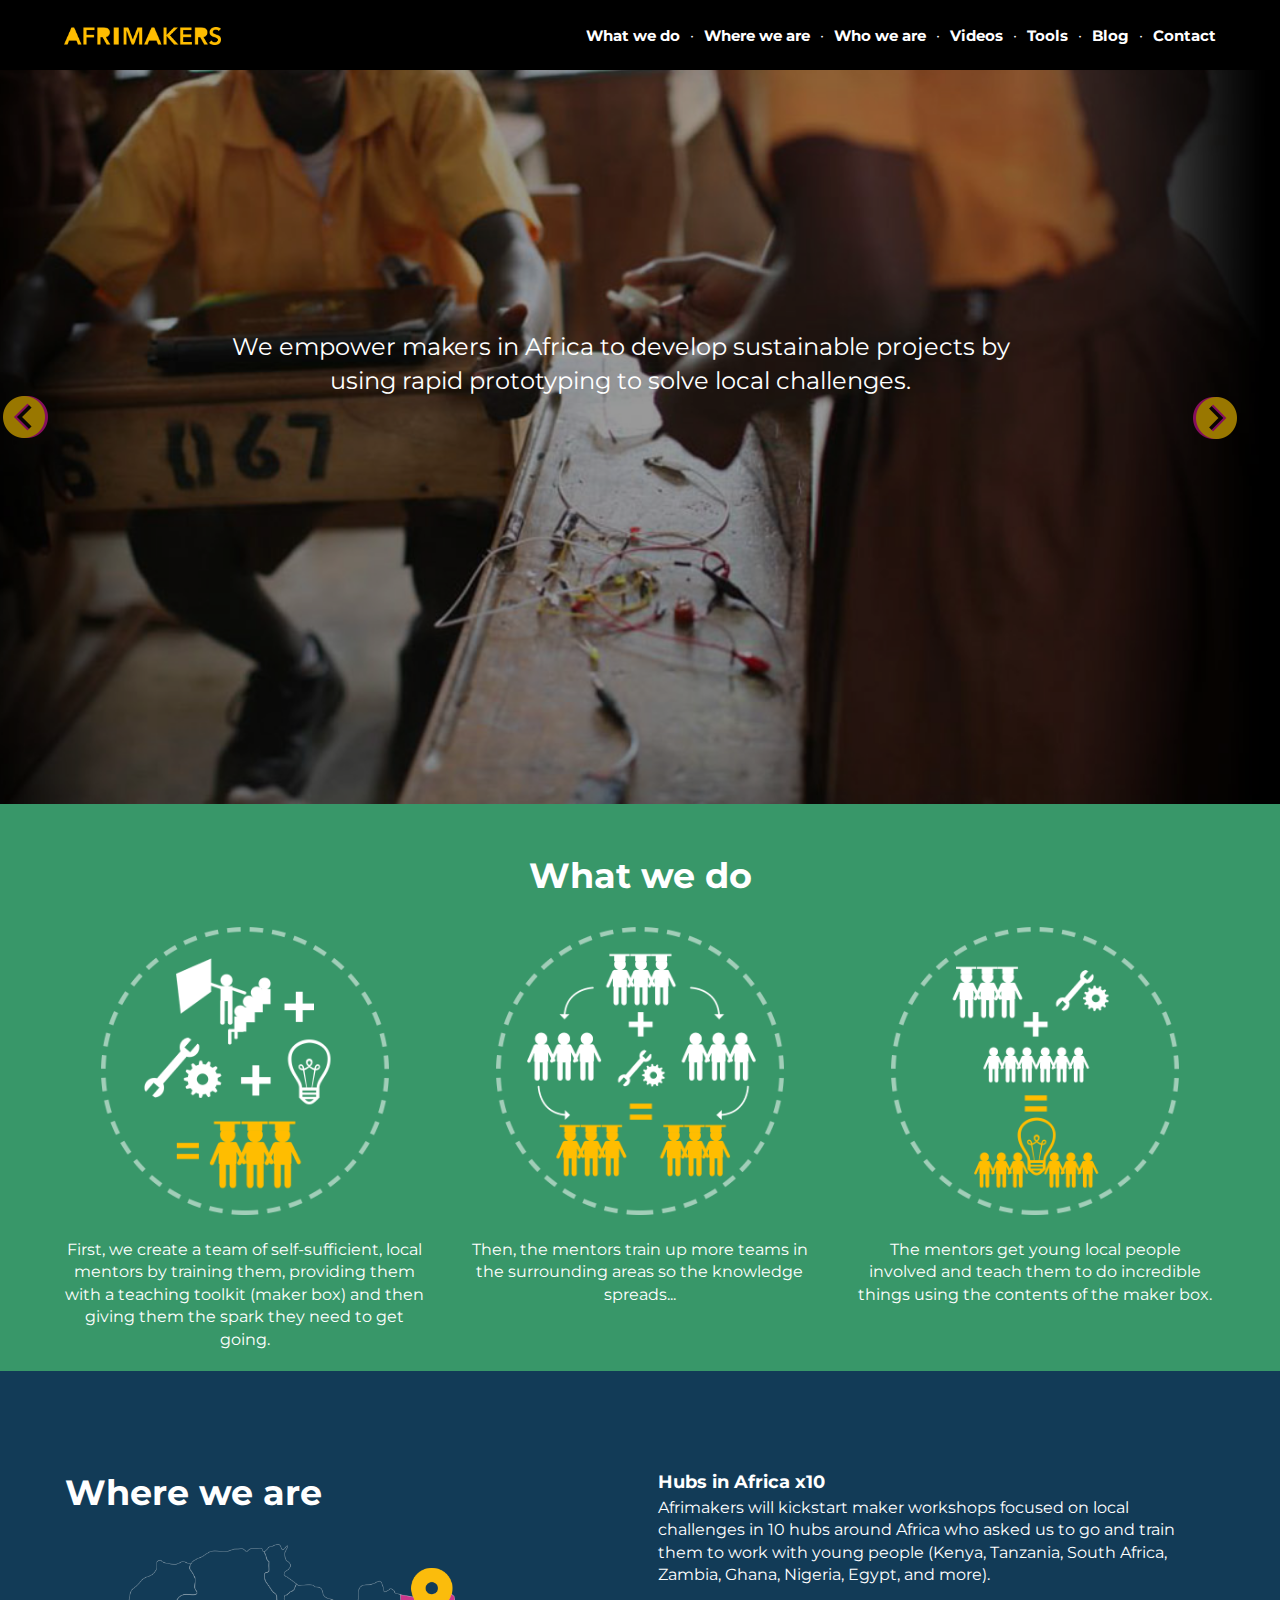
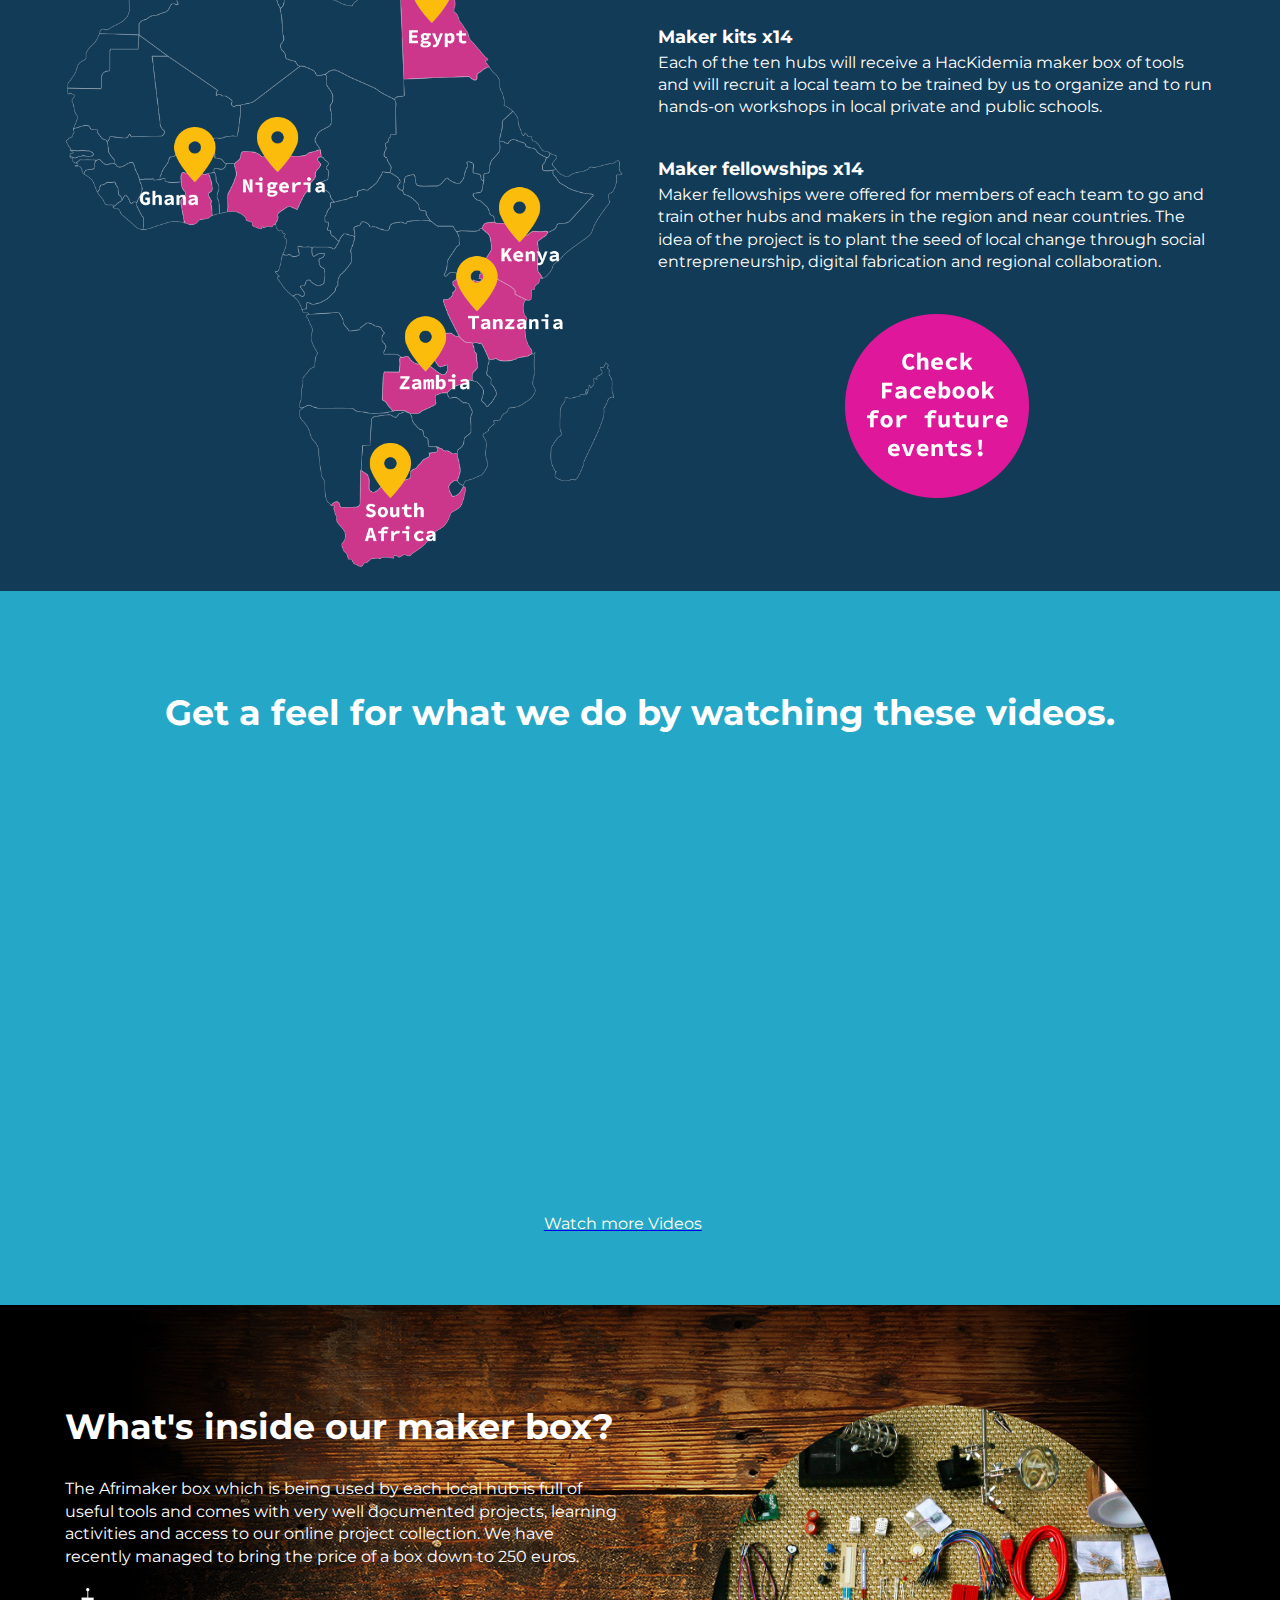
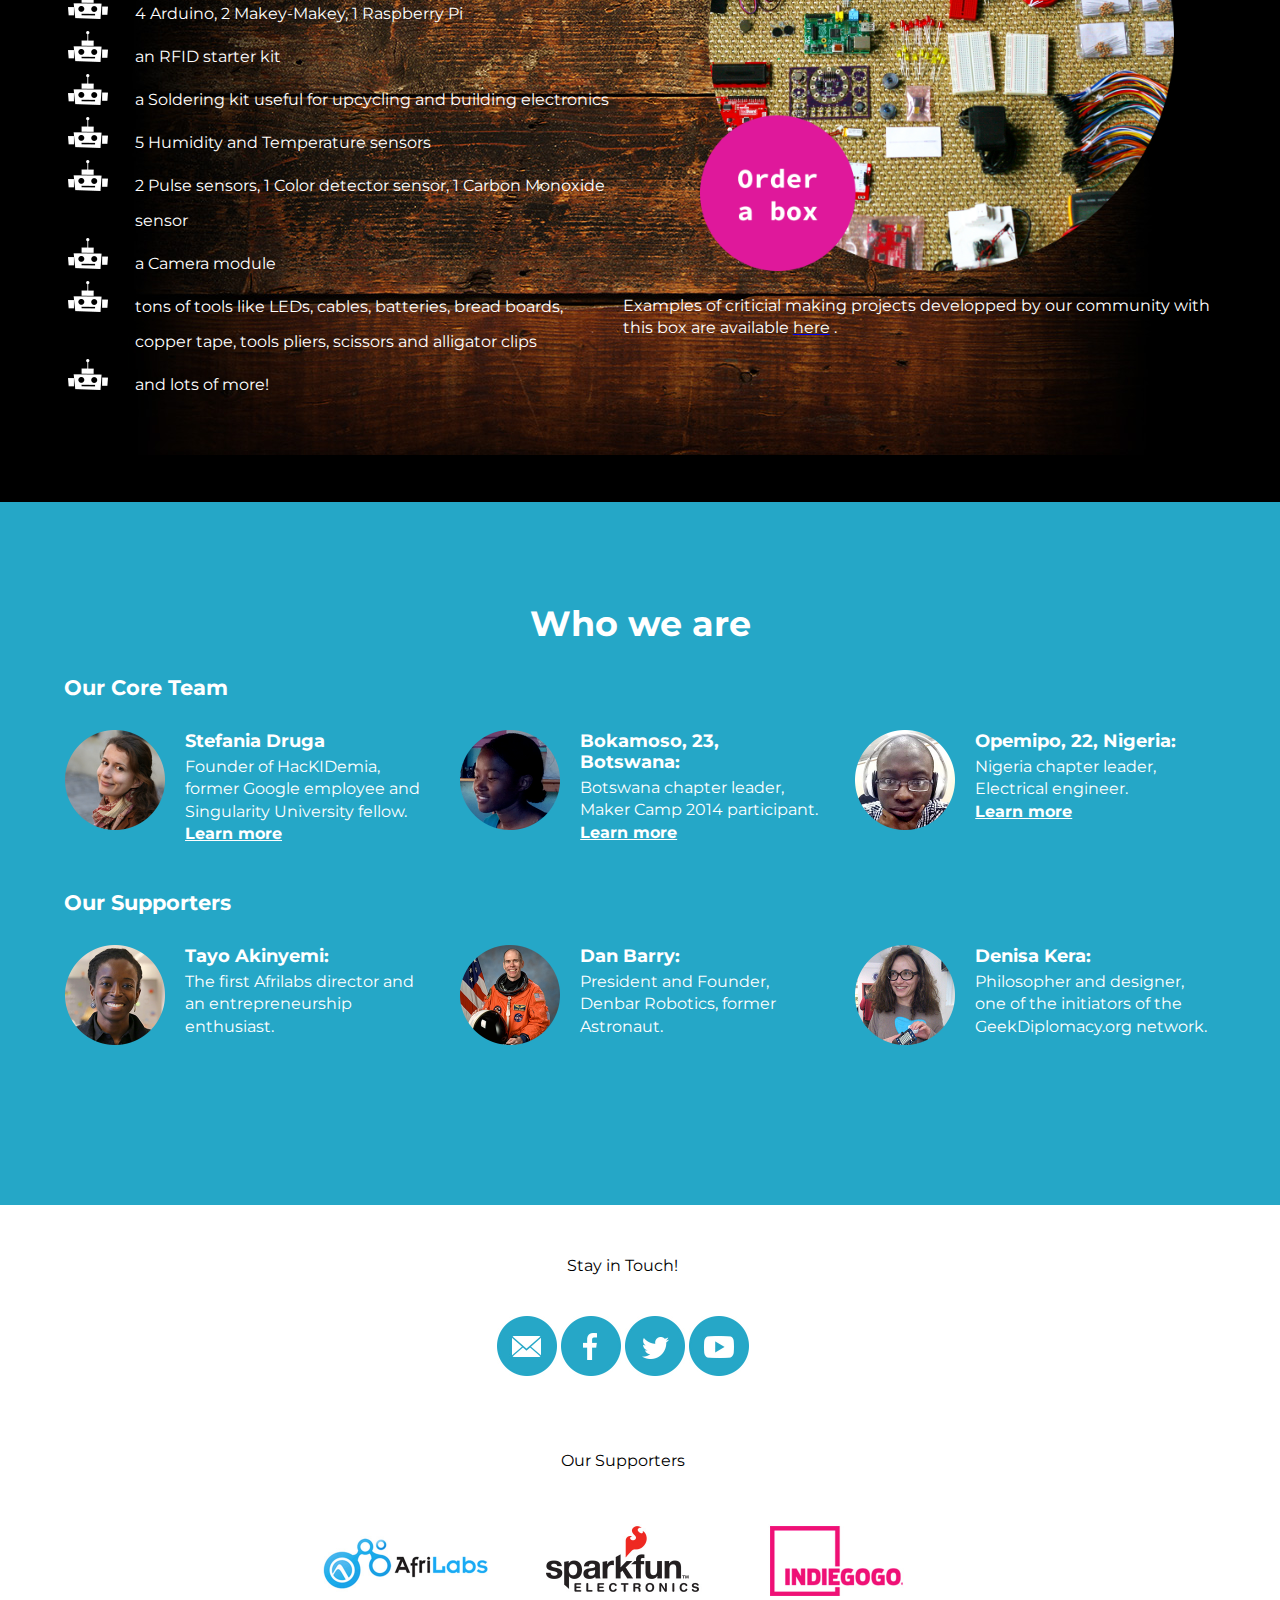
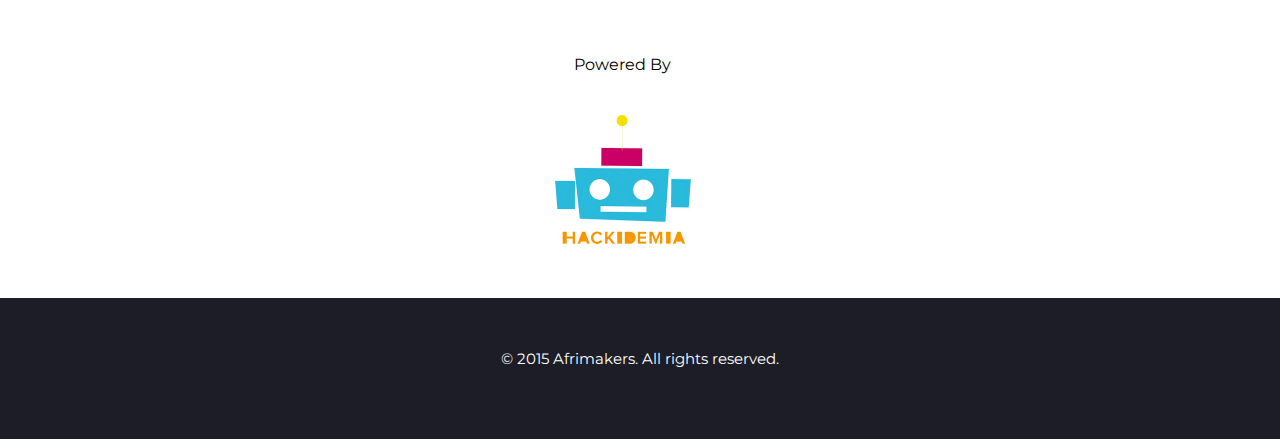
<file: index.html>
<!DOCTYPE html>
<html>
<head>
    <meta charset="utf-8" />
    <title>Afrimakers</title>

    <!-- META -->
    <meta http-equiv="X-UA-Compatible" content="IE=EDGE" />
    <meta name="description" content="Afrimakers">
    <meta name="keywords" content="Afrimakers, HacKIDemia, sustainability, Africa, Makers, Tech, non-profit">
    <meta name="author" content="Afrimakers">
    <meta name="viewport" content="width=device-width, initial-scale=1, maximum-scale=1">
    <meta name="expires" content="01 Feb 2015">
    <link rel="canonical" href="https://afrimakers.org" />
    <link rel="icon" type="image/x-icon" href="img/favicon.ico" />

    <!-- FONTS -->
    <link href='https://fonts.googleapis.com/css?family=Montserrat:400,700' rel='stylesheet' type='text/css'>

    <!-- CSS -->
    <link rel="stylesheet" type="text/css" href="css/reset.css">
    <link rel="stylesheet" type="text/css" href="source/jquery.fancybox.css?v=2.1.5" media="screen" />
    <link rel="stylesheet" type="text/css" href="css/styles.css">
    <link rel="stylesheet" href="sss/sss.css" type="text/css" media="all">


    <!--[if lt IE 8]>
    <link rel="stylesheet" type="text/css" href="css/ie7.css">
    <![endif]-->

</head>

<body>
    <span id="top"></span>

    <!-- NAV -->
    <div id="nav" class="full">
        <div class="pad">
            <div class="center_col">
                <a href="#top" class="link_home"><img src="img/nav-logo@2x.png" alt="Afrimakers" title="Afrimakers" id="afrimakers" /></a>
                <ul id="full_nav">
                    <li><a href="#what">What we do</a></li><li class="sep">&#183;</li>
                    <li><a href="#where" class="link_where">Where we are</a></li><li class="sep">&#183;</li>
                    <li><a href="#who" class="link_who">Who we are</a></li><li class="sep">&#183;</li>
                    <li><a href="#videos" class="link_videos">Videos</a></li><li class="sep">&#183;</li>
                    <li><a href="#box" class="link_box">Tools</a></li><li class="sep">&#183;</li>
                    <li><a href="https://medium.com/afrimakers-dream-big" class="link_contact" target="_blank">Blog</a></li><li class="sep">&#183;</li>
                    <li><a href="#contact" class="link_contact">Contact</a></li>
                </ul>
                <p id="mobile_nav_toggle">MENU</p>
            </div>
        </div>
    </div>



    <!-- HEADER -->
    <!-- <div id="header" class="full">
        <div class="pad">
            <div class="center_col">
                <div class="row row_1">
                    <div class="col" id="fg">
                        <div id="topbox">
                           <p>We empower makers in Africa to develop sustainable projects and use making to solve local challenges and create an exchange of best practices between locals.</p>
                        </div>
                    </div>
                </div>
            </div>
        </div>
    </div> -->


    <!-- carouselbox / CAROUSEL -->
    <div id="carouselbox" class="full">
        <div class="center_col">
            <div class="row row_1">
                <div id="topbox">
                    <p>We empower makers in Africa to develop sustainable projects by using rapid prototyping to solve local challenges.</p>
                </div>

                <div class="slider">
                    <img alt="" src="img/caro1.jpg" />
                    <img alt="" src="img/caro2.jpg" />
                    <img alt="" src="img/caro3.jpg" />
                    <img alt="" src="img/caro4.jpg" />
                    <img alt="" src="img/caro5.jpg" />
                    <img alt="" src="img/caro6.jpg" />
                    <img alt="" src="img/caro7.jpg" />
                    <img alt="" src="img/caro8.jpg" />
                    <img alt="" src="img/caro9.jpg" />
                </div>
            </div>
        </div>
    </div>


    <!-- WHAT WE DO -->
    <div id="what" class="full">
        <div class="pad">
            <h2>What we do</h2>
            <div class="center_col">
                <div class="row row_3">
                    <div class="col">
                        <img src="img/step1_@2x.png" class="iconbig" alt="" title="" />
                        <div class="captiony">
                            <p>First, we create a team of self-sufficient, local mentors by training them, providing them with a teaching toolkit (maker box) and then giving them the spark they need to get going.</p>
                        </div>
                    </div>
                    <div class="col">
                        <img src="img/step2_@2x.png" class="iconbig" alt="" title="" />
                        <div class="captiony">
                            <p>Then, the mentors train up more teams in the surrounding areas so the knowledge spreads...</p>
                        </div>
                    </div>
                    <div class="col">
                        <img src="img/step3_@2x.png" class="iconbig" alt="" title="" />
                        <div class="captiony">
                            <p>The mentors get young local people involved and teach them to do incredible things using the contents of the maker box.</p>
                        </div>
                    </div>
                </div>
            </div>
        </div>
    </div>




    <!-- WHERE WE ARE -->
    <div id="where" class="full">
        <div class="pad">
            <div class="center_col">
                <div class="row row_2">
                    <div class="col">
                        <h2>Where we are</h2>
                        <div style="position:relative" class="mapcontainer">
                            <img src="img/map_@2x.png" class="map" alt="Map of Africa" title="Map of Africa" />
                            <a href="#fb-egypt" class="hotspot fancybox" style="top: 3.5%; left: 62%"></a>
                            <a href="#fb-ghana" class="hotspot fancybox" style="top: 28%; left: 20.5%"></a>
                            <a href="#fb-nigeria" class="hotspot fancybox" style="top: 26.5%; left: 32.5%"></a>
                            <a href="#fb-kenya" class="hotspot fancybox" style="top: 37%; left: 77.5%"></a>
                            <a href="#fb-tanzania" class="hotspot fancybox" style="top: 48%; left: 70%"></a>
                            <a href="#fb-zambia" class="hotspot fancybox" style="top: 57%; left: 58%"></a>
                            <a href="#fb-southafrica" class="hotspot fancybox" style="top: 76%; left: 53.5%"></a>
                        </div>
                    </div>
                    <div class="col">
                        <h4>Hubs in Africa x10</h4>
                        <p>Afrimakers will kickstart maker workshops focused on local challenges in 10 hubs around Africa who asked us to go and train them to work with young people (Kenya, Tanzania, South Africa, Zambia, Ghana, Nigeria, Egypt, and more).</p><br />

                        <h4>Maker kits x14</h4>
                        <p>Each of the ten hubs will receive a HacKidemia maker box of tools and will recruit a local team to be trained by us to organize and to run hands-on workshops in local private and public schools.</p><br />

                        <h4>Maker fellowships x14</h4>
                        <p>Maker fellowships were offered for members of each team to go and train other hubs and makers in the region and near countries. The idea of the project is to plant the seed of local change through social entrepreneurship, digital fabrication and regional collaboration.</p>
                        <div class="buttony">
                            <a href="https://www.facebook.com/afrimakers" target="_blank">
                            <img src="img/events_btn_@2x.png" class="buttony" alt="Afrimakers Events" title="Afrimakers Events" /></a>
                        </div>
                    </div>
                </div>
            </div>
        </div>
    </div>




    <!-- VIDEOS -->
    <div id="videos" class="full">
        <div class="pad">
            <div class="center_col">
                <h2>Get a feel for what we do by watching these videos.</h2>
                <div class="row row_1">
                    <div class="col">
                        <iframe width="100%" height="445px" src="https://www.youtube.com/embed/tAHr9lZf3-c?rel=0&amp;controls=0&amp;showinfo=0" frameborder="0" allowfullscreen></iframe>
                        <div class="captiony"></div>
                    </div>
                    <p><a href="video.html"><font color="FFFFF">Watch more Videos</font></a></p>
                </div>
            </div>
        </div>
    </div>


    <!-- Afrimakers BOX? -->
    <div id="box" class="full">
        <div class="pad">
            <div class="center_col">
                <div class="row row_2">
                    <div class="col">
                        <h2>What's inside our maker box?</h2>
                        <p>The Afrimaker box which is being used by each local hub is full of useful tools and comes with very well documented projects, learning activities and access to our online project collection. We have recently managed to bring the price of a box down to 250 euros.</p>
                        <ul>
                            <li>4 Arduino, 2 Makey-Makey, 1 Raspberry Pi</li>
                            <li>an RFID starter kit</li>
                            <li>a Soldering kit useful for upcycling and building electronics</li>
                            <li>5 Humidity and Temperature sensors</li>
                            <li>2 Pulse sensors, 1 Color detector sensor, 1 Carbon Monoxide sensor</li>
                            <li>a Camera module</li>
                            <li>tons of tools like LEDs, cables, batteries, bread boards, copper tape, tools pliers, scissors and alligator clips</li>
                            <li>and lots of more!</li>
                        </ul>
                    </div>

                    <div class="col">
                        <a href="https://docs.google.com/forms/d/1bu4_MRcUgYg2WbVzZVsPaVlflMxC_Fpppeq4sL64xB0/viewform" target="_blank">
                            <img src="img/boxcontents_@2x.png" class="boxcontents" alt="Order a Box" title="Order a Box" />
                        </a>
                    </div>
                </div>
                <p>Examples of criticial making projects developped by our community with this box are available <a href="http://www.makehub.eu"><font color="FFFFF">here</font></a> .</p>
            </div>
        </div>
    </div>



    <!-- WHO WE ARE -->
    <div id="who" class="full">
        <div class="pad">
            <div class="center_col">
                <h2>Who we are</h2>
                <h3>Our Core Team</h3>
                <div class="row row_3">
                    <div class="col2">
                        <img src="img/who_stef.png" class="who" alt="Stefania Druga" title="Stefania Druga"/>
                        <h4>Stefania Druga</h4>
                        <p>Founder of HacKIDemia, former Google employee and Singularity University fellow.<br />
                        <a href="https://twitter.com/Stefania_druga" class="fancybox">Learn more</a></p>
                    </div>
                    <div class="col2">
                        <img src="img/who_bokamoso.png" class="who" alt="Bokamoso" title="Bokamoso" />
                        <h4>Bokamoso, 23, Botswana:</h4>
                        <p>Botswana chapter leader, Maker Camp 2014 participant.<br />
                        <a href="https://www.facebook.com/groups/446867262113289/" class="fancybox">Learn more</a></p>
                    </div>
                    <div class="col2">
                        <img src="img/who_opemipo.png" class="who" alt="Opemipo" title="Opemipo" />
                        <h4>Opemipo, 22, Nigeria:</h4>
                        <p>Nigeria chapter leader, Electrical engineer.<br />
                        <a href="https://www.facebook.com/groups/754850144560314/" class="fancybox">Learn more</a></p>
                    </div>
                </div>

                <h3>Our Supporters</h3>
                <div class="row row_3">
                    <div class="col2">
                        <img src="img/who_tayo.png" class="who" alt="Tayo Akinyemi" title="Tayo Akinyemi"/>
                        <h4>Tayo Akinyemi:</h4>
                        <p>The first Afrilabs director and an entrepreneurship enthusiast.
                    </div>
                    <div class="col2">
                        <img src="img/who_dan.png" class="who" alt="Dan Barry" title="Dan Barry" />
                        <h4>Dan Barry:</h4>
                        <p>President and Founder, Denbar Robotics, former Astronaut.</p>
                    </div>
                    <div class="col2">
                        <img src="img/who_denisa.png" class="who" alt="Denisa Kera" title="Denisa Kera"/>
                        <h4>Denisa Kera:</h4>
                        <p>Philosopher and designer, one of the initiators of the GeekDiplomacy.org network.</p>
                    </div>
                </div>
            </div>
        </div>
    </div>




    <!-- BOTTOM -->
    <div id="contact" class="full">
        <div class="pad">
            <div class="center_col">
                <div class="row row_1">
                    <p>Stay in Touch!</p><br />
                    <a href="mailto:admin@hackidemia.com?Subject=Enquiry">
                            <img src="img/contact_email_@2x.jpg" class="contact" alt="Email" title="Email" /></a>
                    <a href="https://www.facebook.com/afrimakers" target="_blank">
                            <img src="img/contact_facebook_@2x.jpg" class="contact" alt="Facebook" title="Facebook" /></a>
                    <a href="https://twitter.com/afrimakers" target="_blank">
                            <img src="img/contact_twitter_@2x.jpg" class="contact" alt="Twitter" title="Twitter" /></a>
                    <a href="https://www.youtube.com/user/HacKIDemia" target="_blank">
                            <img src="img/contact_youtube_@2x.jpg" class="contact" alt="YouTube" title="YouTube" /></a>
                </div>


                <div id="supporters" class="row row_1">
                    <p>Our Supporters</p><br />
                    <a href="http://afrilabs.com/" target="_blank">
                            <img src="img/supporters_afrilabs_@2x.jpg" class="supporters" alt="Afrilabs" title="Afrilabs" /></a>
                    <a href="https://www.sparkfun.com/" target="_blank">
                            <img src="img/supporters_sparkfun_@2x.jpg" class="supporters" alt="Sparkfun Electronics" title="Sparkfun Electronics" /></a>
                    <a href="https://www.indiegogo.com/projects/afrimakers" target="_blank">
                            <img src="img/supporters_indiegogo_@2x.jpg" class="supporters" alt="Indiegogo" title="Indiegogo" /></a>
                    <!-- <a href="mailto:admin@hackidemia.com?Subject=BecomeASupporter">
                            <img src="img/supporters_become_@2x.jpg" class="supporters" alt="Become a Supporter" title="Become a Supporter" /></a> -->
                    <br><br><br><p>Powered By</p><br />
                    <a href="http://www.hackidemia.com/" target="_blank">
                            <img src="img/hackidemia_@2x.jpg" class="hack" alt="HacKIDemia" title="HacKIDemia" /></a>
                 </div>
            </div>
        </div>
    </div>



    <div id="footer" class="full w">
        <div class="center_col">
            <p>&copy; 2015 Afrimakers. All rights reserved.</p>
        </div>
    </div>



    <!-- MOBILE NAV -->
    <div id="mobile_nav">
        <ul>
            <li><a href="#what">What we do</a></li>
            <li><a href="#box" class="link_box">The Box</a></li>
            <li><a href="#projects" class="link_projects">Projects</a></li>
            <li><a href="#where" class="link_where">Where we are</a></li>
            <li><a href="#who" class="link_who">Who we are</a></li>
            <li><a href="https://medium.com/afrimakers-dream-big" class="link_contact" target="_blank">Blog</a></li>
            <li><a href="#contact" class="link_contact">Contact</a></li>
        </ul>
    </div>


    <!-- FANCYBOXES FOR WHERE -->
    <div class="fb-box" id="fb-egypt">
        <img src="img/egypt.png" class="where_img" alt="" title="" />
        <h3>Egypt: Air Pollution</h3>
        <p>Local makers will build air quality stations that will enable them to measure and display air pollution in real time.</p>
    </div>

    <div class="fb-box" id="fb-ghana">
        <img src="img/ghana.png" class="where_img" alt="" title="" />
        <h3>Ghana: Health</h3>
        <p>Local makers will design and build a malaria detection application that will measure the difference in light signal to determine the state of the disease and best treatment.</p>
    </div>

    <div class="fb-box" id="fb-nigeria">
        <img src="img/nigeria.png" class="where_img" alt="" title="" />
        <h3>Nigeria: Electricity</h3>
        <p>Local teams will design smart solar panels, smart batteries and converters that will help them better manage constant black-outs.</p>
    </div>

    <div class="fb-box" id="fb-kenya">
        <img src="img/kenya.png" class="where_img" alt="" title="" />
        <h3>Kenya: Youth Employment</h3>
        <p>Out of 500,000 youths who graduate from various tertiary institutions, 75% remain unemployed. Local teams will develop entrepreneurship coaching workshops and design thinking classes adapted to local youth.</p>
    </div>

    <div class="fb-box" id="fb-tanzania">
        <img src="img/tanzania.png" class="where_img" alt="" title="" />
        <h3>Tanzania: Environment</h3>
        <p>In Dar es Salaam less than 5% of the population is connected to a sewage system. The local team will create a simple a portable sewage system made from trash.</p>
    </div>

    <div class="fb-box" id="fb-zambia">
        <img src="img/zambia.png" class="where_img" alt="" title="" />
        <h3>Zambia: Education</h3>
        <p>Local teams will design computational thinking and ICT curriculum while developing local software businesses based on the lean methodology.</p>
    </div>

    <div class="fb-box" id="fb-southafrica">
        <img src="img/southafrica.png" class="where_img" alt="" title="" />
        <h3>South Africa: Water Scarcity</h3>
        <p>Local teams will explore desalinization solutions and rain water collection to solve water crisis in agriculture.</p>
    </div>

    <div class="fb-box" id="fb-tunisia">
        <img src="img/tunisia.png" class="where_img" alt="" title="" />
        <h3>Tunisia: Transparency</h3>
        <p>Local makers will design and code apps for civic journalism and transparency projects.</p>
    </div>

    <!-- JS -->
    <script src="js/jquery.js"></script>
    <script src="js/functions.js"></script>
    <script src="source/jquery.fancybox.js?v=2.1.5"></script>

    <script src="sss/sss.min.js"></script>

    <!-- Carousel -->
    <script>
    jQuery(function($) {
    $('.slider').sss();
    });
    </script>

</body>
</html>
</file>
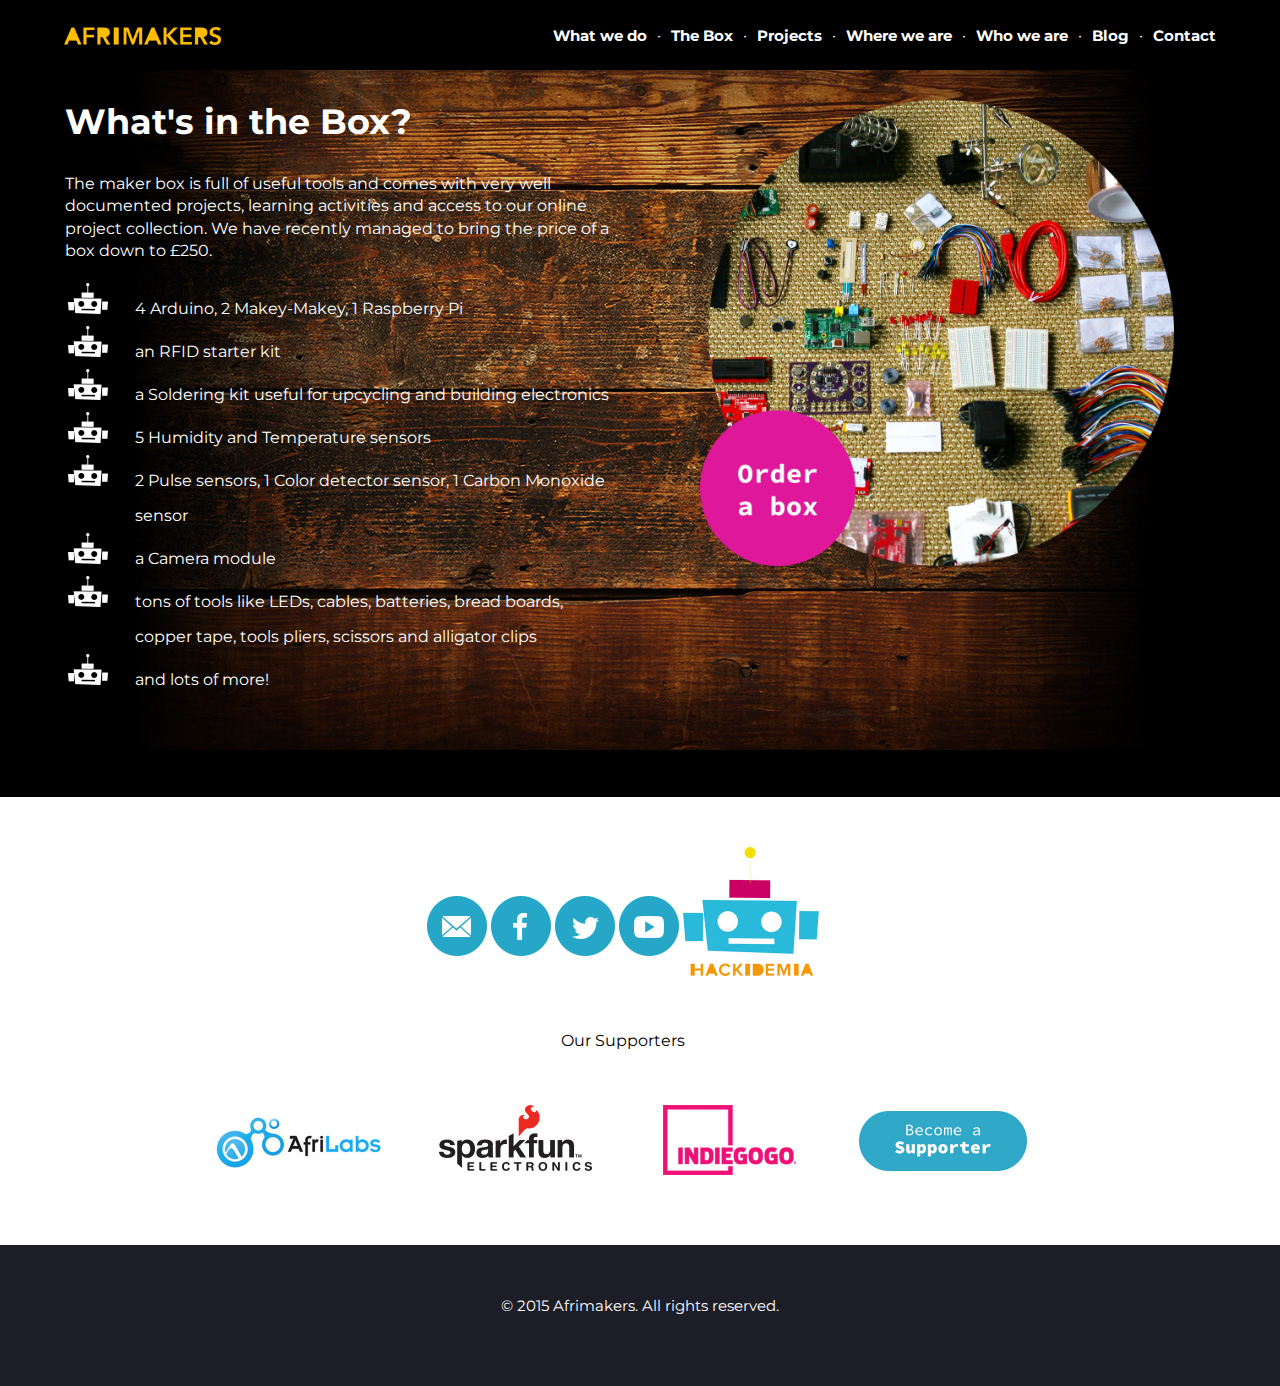
<file: box.html>
<!DOCTYPE html>
<html>
<head>
	<meta charset="utf-8" />
	<title>Afrimakers</title>

	<!-- META -->
	<meta http-equiv="X-UA-Compatible" content="IE=EDGE" />
	<meta name="description" content="Afrimakers">
	<meta name="keywords" content="Afrimakers, HacKIDemia, sustainability, Africa, Makers, Tech, non-profit">
	<meta name="author" content="Afrimakers">
	<meta name="viewport" content="width=device-width, initial-scale=1, maximum-scale=1">
	<meta name="expires" content="01 Feb 2015">
	<link rel="canonical" href="https://afrimakers.org" />
	<link rel="icon" type="image/x-icon" href="img/favicon.ico" />

    <!-- FONTS -->
    <link href='https://fonts.googleapis.com/css?family=Montserrat:400,700' rel='stylesheet' type='text/css'>

	<!-- CSS -->
	<link rel="stylesheet" type="text/css" href="css/reset.css">
	<link rel="stylesheet" type="text/css" href="source/jquery.fancybox.css?v=2.1.5" media="screen" />
    <link rel="stylesheet" type="text/css" href="css/styles.css">
	<link rel="stylesheet" href="sss/sss.css" type="text/css" media="all">


	<!--[if lt IE 8]>
	<link rel="stylesheet" type="text/css" href="css/ie7.css">
	<![endif]-->

</head>

<body>
	<span id="top"></span>

    <!-- NAV -->
	<div id="nav" class="full">
		<div class="pad">
			<div class="center_col">
				<a href="#top" class="link_home"><img src="img/nav-logo@2x.png" alt="Afrimakers" title="Afrimakers" id="afrimakers" /></a>
				<ul id="full_nav">
                    <li><a href="index.html">What we do</a></li><li class="sep">&#183;</li>
                    <li><a href="box.html" class="link_box">The Box</a></li><li class="sep">&#183;</li>
                    <li><a href="projects.html" class="link_projects">Projects</a></li><li class="sep">&#183;</li>
                    <li><a href="where.html" class="link_where">Where we are</a></li><li class="sep">&#183;</li>
                    <li><a href="who.html" class="link_who">Who we are</a></li><li class="sep">&#183;</li>
                    <li><a href="https://medium.com/afrimakers-dream-big" class="link_contact" target="_blank">Blog</a></li><li class="sep">&#183;</li>
                    <li><a href="#contact" class="link_contact">Contact</a></li>
				</ul>
				<p id="mobile_nav_toggle">MENU</p>
			</div>
		</div>
	</div>




    <!-- WHAT'S IN THE BOX? -->
    <div id="box" class="full">
    	<div class="pad">
    		<div class="center_col">
                <div class="row row_2">
                    <div class="col">
                        <h2>What's in the Box?</h2>
                        <p>The maker box is full of useful tools and comes with very well documented projects, learning activities and access to our online project collection. We have recently managed to bring the price of a box down to £250. </p>
                        <ul>
                            <li>4 Arduino, 2 Makey-Makey, 1 Raspberry Pi</li>
                            <li>an RFID starter kit</li>
                            <li>a Soldering kit useful for upcycling and building electronics</li>
                            <li>5 Humidity and Temperature sensors</li>
                            <li>2 Pulse sensors, 1 Color detector sensor, 1 Carbon Monoxide sensor</li>
                            <li>a Camera module</li>
                            <li>tons of tools like LEDs, cables, batteries, bread boards, copper tape, tools pliers, scissors and alligator clips</li>
                            <li>and lots of more!</li>
                        </ul>
                    </div>
                    <div class="col">
                        <a href="https://docs.google.com/forms/d/1bu4_MRcUgYg2WbVzZVsPaVlflMxC_Fpppeq4sL64xB0/viewform" target="_blank">
                            <img src="img/boxcontents_@2x.png" class="boxcontents" alt="Order a Box" title="Order a Box" />
                        </a>
                    </div>
                </div>
    		</div>
    	</div>
    </div>


    <!-- BOTTOM -->
	<div id="contact" class="full">
		<div class="pad">
			<div class="center_col">
                <div class="row row_1">
                	<a href="mailto:admin@hackidemia.com?Subject=Enquiry">
                            <img src="img/contact_email_@2x.jpg" class="contact" alt="Email" title="Email" /></a>
                    <a href="https://www.facebook.com/afrimakers" target="_blank">
                            <img src="img/contact_facebook_@2x.jpg" class="contact" alt="Facebook" title="Facebook" /></a>
                    <a href="https://twitter.com/afrimakers" target="_blank">
                            <img src="img/contact_twitter_@2x.jpg" class="contact" alt="Twitter" title="Twitter" /></a>
                    <a href="https://www.youtube.com/user/HacKIDemia" target="_blank">
                            <img src="img/contact_youtube_@2x.jpg" class="contact" alt="YouTube" title="YouTube" /></a>
                    <a href="http://www.hackidemia.com/" target="_blank">
                    		<img src="img/hackidemia_@2x.jpg" class="hack" alt="HacKIDemia" title="HacKIDemia" /></a>
                </div>


                <div id="supporters" class="row row_1">
                    <p>Our Supporters</p><br />
                    <a href="http://afrilabs.com/" target="_blank">
                            <img src="img/supporters_afrilabs_@2x.jpg" class="supporters" alt="Afrilabs" title="Afrilabs" /></a>
                    <a href="https://www.sparkfun.com/" target="_blank">
                            <img src="img/supporters_sparkfun_@2x.jpg" class="supporters" alt="Sparkfun Electronics" title="Sparkfun Electronics" /></a>
                    <a href="https://www.indiegogo.com/projects/afrimakers" target="_blank">
                            <img src="img/supporters_indiegogo_@2x.jpg" class="supporters" alt="Indiegogo" title="Indiegogo" /></a>
                    <a href="mailto:admin@hackidemia.com?Subject=BecomeASupporter">
                            <img src="img/supporters_become_@2x.jpg" class="supporters" alt="Become a Supporter" title="Become a Supporter" /></a>
                 </div>

			</div>
		</div>
	</div>



	<div id="footer" class="full w">
		<div class="center_col">
			<p>&copy; 2015 Afrimakers. All rights reserved.</p>
		</div>
	</div>



    <!-- MOBILE NAV -->
    <div id="mobile_nav">
        <ul>
            <li><a href="index.html">What we do</a></li>
            <li><a href="box.html" class="link_box">The Box</a></li>
            <li><a href="projects.html" class="link_projects">Projects</a></li>
            <li><a href="where.html" class="link_where">Where we are</a></li>
            <li><a href="who.html" class="link_who">Who we are</a></li>
            <li><a href="gallery.html" class="link_carouselbox">Gallery</a></li>
            <li><a href="https://medium.com/afrimakers-dream-big" class="link_contact" target="_blank">Blog</a></li>
            <li><a href="#contact" class="link_contact">Contact</a></li>
        </ul>
    </div>




    <!-- JS -->
    <script src="js/jquery.js"></script>
    <script src="js/functions.js"></script>
    <script src="source/jquery.fancybox.js?v=2.1.5"></script>

    <script src="sss/sss.min.js"></script>

    <!-- Carousel -->
    <script>
    jQuery(function($) {
    $('.slider').sss();
    });
    </script>

</body>
</html>
</file>
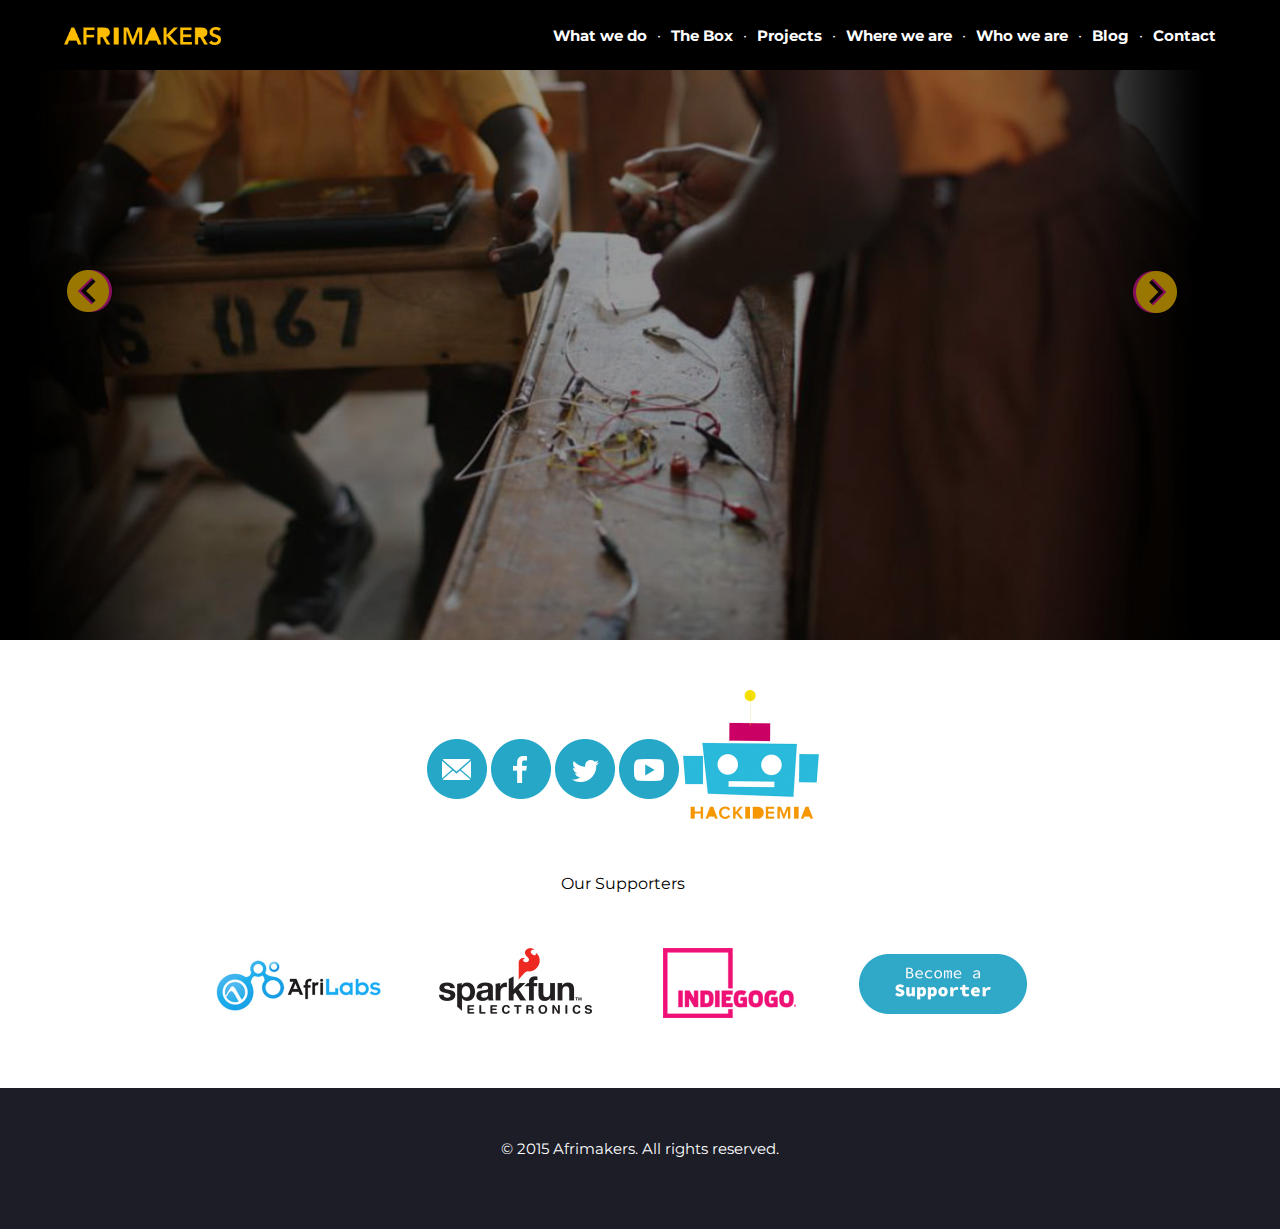
<file: gallery.html>
<!DOCTYPE html>
<html>
<head>
	<meta charset="utf-8" />
	<title>Afrimakers</title>

	<!-- META -->
	<meta http-equiv="X-UA-Compatible" content="IE=EDGE" />
	<meta name="description" content="Afrimakers">
	<meta name="keywords" content="Afrimakers, HacKIDemia, sustainability, Africa, Makers, Tech, non-profit">
	<meta name="author" content="Afrimakers">
	<meta name="viewport" content="width=device-width, initial-scale=1, maximum-scale=1">
	<meta name="expires" content="01 Feb 2015">
	<link rel="canonical" href="https://afrimakers.org" />
	<link rel="icon" type="image/x-icon" href="img/favicon.ico" />

    <!-- FONTS -->
    <link href='https://fonts.googleapis.com/css?family=Montserrat:400,700' rel='stylesheet' type='text/css'>

	<!-- CSS -->
	<link rel="stylesheet" type="text/css" href="css/reset.css">
	<link rel="stylesheet" type="text/css" href="source/jquery.fancybox.css?v=2.1.5" media="screen" />
    <link rel="stylesheet" type="text/css" href="css/styles.css">
	<link rel="stylesheet" href="sss/sss.css" type="text/css" media="all">


	<!--[if lt IE 8]>
	<link rel="stylesheet" type="text/css" href="css/ie7.css">
	<![endif]-->

</head>

<body>
	<span id="top"></span>

    <!-- NAV -->
	<div id="nav" class="full">
		<div class="pad">
			<div class="center_col">
				<a href="#top" class="link_home"><img src="img/nav-logo@2x.png" alt="Afrimakers" title="Afrimakers" id="afrimakers" /></a>
				<ul id="full_nav">
                    <li><a href="#what">What we do</a></li><li class="sep">&#183;</li>
                    <li><a href="#box" class="link_box">The Box</a></li><li class="sep">&#183;</li>
                    <li><a href="#projects" class="link_projects">Projects</a></li><li class="sep">&#183;</li>
                    <li><a href="#where" class="link_where">Where we are</a></li><li class="sep">&#183;</li>
                    <li><a href="#who" class="link_who">Who we are</a></li><li class="sep">&#183;</li>
                    <li><a href="https://medium.com/afrimakers-dream-big" class="link_contact" target="_blank">Blog</a></li><li class="sep">&#183;</li>
                    <li><a href="#contact" class="link_contact">Contact</a></li>
				</ul>
				<p id="mobile_nav_toggle">MENU</p>
			</div>
		</div>
	</div>


    <!-- carouselbox / CAROUSEL -->
	<div id="carouselbox" class="full">
    	<div class="pad">
			<div class="center_col">
                <div class="row row_1">
				    <div class="slider">
                        <img alt="" src="img/caro1.jpg" />
                        <img alt="" src="img/caro2.jpg" />
                        <img alt="" src="img/caro3.jpg" />
                        <img alt="" src="img/caro4.jpg" />
                        <img alt="" src="img/caro5.jpg" />
                        <img alt="" src="img/caro6.jpg" />
                        <img alt="" src="img/caro7.jpg" />
                        <img alt="" src="img/caro8.jpg" />
                        <img alt="" src="img/caro9.jpg" />
				    </div>
    			</div>
            </div>
		</div>
    </div>



    <!-- BOTTOM -->
	<div id="contact" class="full">
		<div class="pad">
			<div class="center_col">
                <div class="row row_1">
                	<a href="mailto:admin@hackidemia.com?Subject=Enquiry">
                            <img src="img/contact_email_@2x.jpg" class="contact" alt="Email" title="Email" /></a>
                    <a href="https://www.facebook.com/afrimakers" target="_blank">
                            <img src="img/contact_facebook_@2x.jpg" class="contact" alt="Facebook" title="Facebook" /></a>
                    <a href="https://twitter.com/afrimakers" target="_blank">
                            <img src="img/contact_twitter_@2x.jpg" class="contact" alt="Twitter" title="Twitter" /></a>
                    <a href="https://www.youtube.com/user/HacKIDemia" target="_blank">
                            <img src="img/contact_youtube_@2x.jpg" class="contact" alt="YouTube" title="YouTube" /></a>
                    <a href="http://www.hackidemia.com/" target="_blank">
                    		<img src="img/hackidemia_@2x.jpg" class="hack" alt="HacKIDemia" title="HacKIDemia" /></a>
                </div>


                <div id="supporters" class="row row_1">
                    <p>Our Supporters</p><br />
                    <a href="http://afrilabs.com/" target="_blank">
                            <img src="img/supporters_afrilabs_@2x.jpg" class="supporters" alt="Afrilabs" title="Afrilabs" /></a>
                    <a href="https://www.sparkfun.com/" target="_blank">
                            <img src="img/supporters_sparkfun_@2x.jpg" class="supporters" alt="Sparkfun Electronics" title="Sparkfun Electronics" /></a>
                    <a href="https://www.indiegogo.com/projects/afrimakers" target="_blank">
                            <img src="img/supporters_indiegogo_@2x.jpg" class="supporters" alt="Indiegogo" title="Indiegogo" /></a>
                    <a href="mailto:admin@hackidemia.com?Subject=BecomeASupporter">
                            <img src="img/supporters_become_@2x.jpg" class="supporters" alt="Become a Supporter" title="Become a Supporter" /></a>
                 </div>

			</div>
		</div>
	</div>



	<div id="footer" class="full w">
		<div class="center_col">
			<p>&copy; 2015 Afrimakers. All rights reserved.</p>
		</div>
	</div>



    <!-- MOBILE NAV -->
    <div id="mobile_nav">
        <ul>
            <li><a href="index.html">What we do</a></li>
            <li><a href="box.html" class="link_box">The Box</a></li>
            <li><a href="projects.html" class="link_projects">Projects</a></li>
            <li><a href="where.html" class="link_where">Where we are</a></li>
            <li><a href="who.html" class="link_who">Who we are</a></li>
            <li><a href="gallery.html" class="link_carouselbox">Gallery</a></li>
            <li><a href="https://medium.com/afrimakers-dream-big" class="link_contact" target="_blank">Blog</a></li>
            <li><a href="#contact" class="link_contact">Contact</a></li>
        </ul>
    </div>



    <!-- JS -->
    <script src="js/jquery.js"></script>
    <script src="js/functions.js"></script>
    <script src="source/jquery.fancybox.js?v=2.1.5"></script>

    <script src="sss/sss.min.js"></script>

    <!-- Carousel -->
    <script>
    jQuery(function($) {
    $('.slider').sss();
    });
    </script>

</body>
</html>
</file>
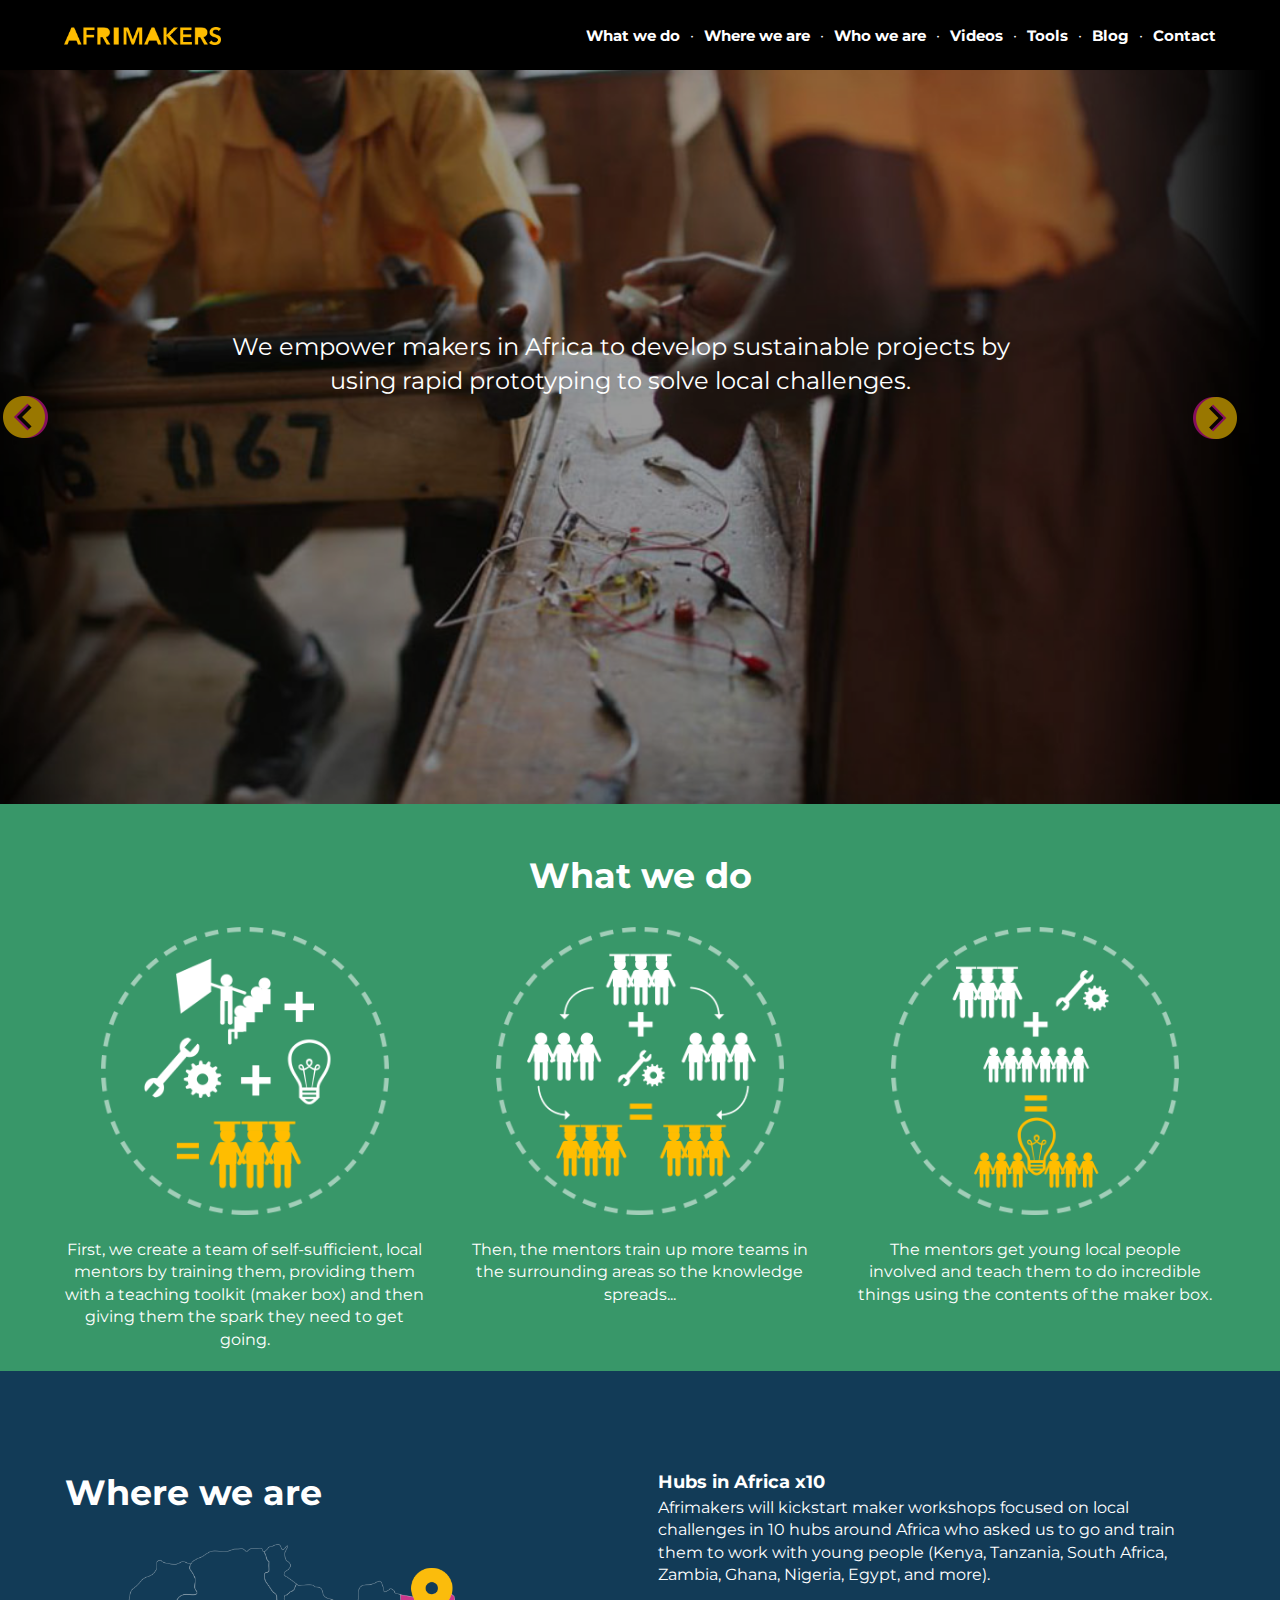
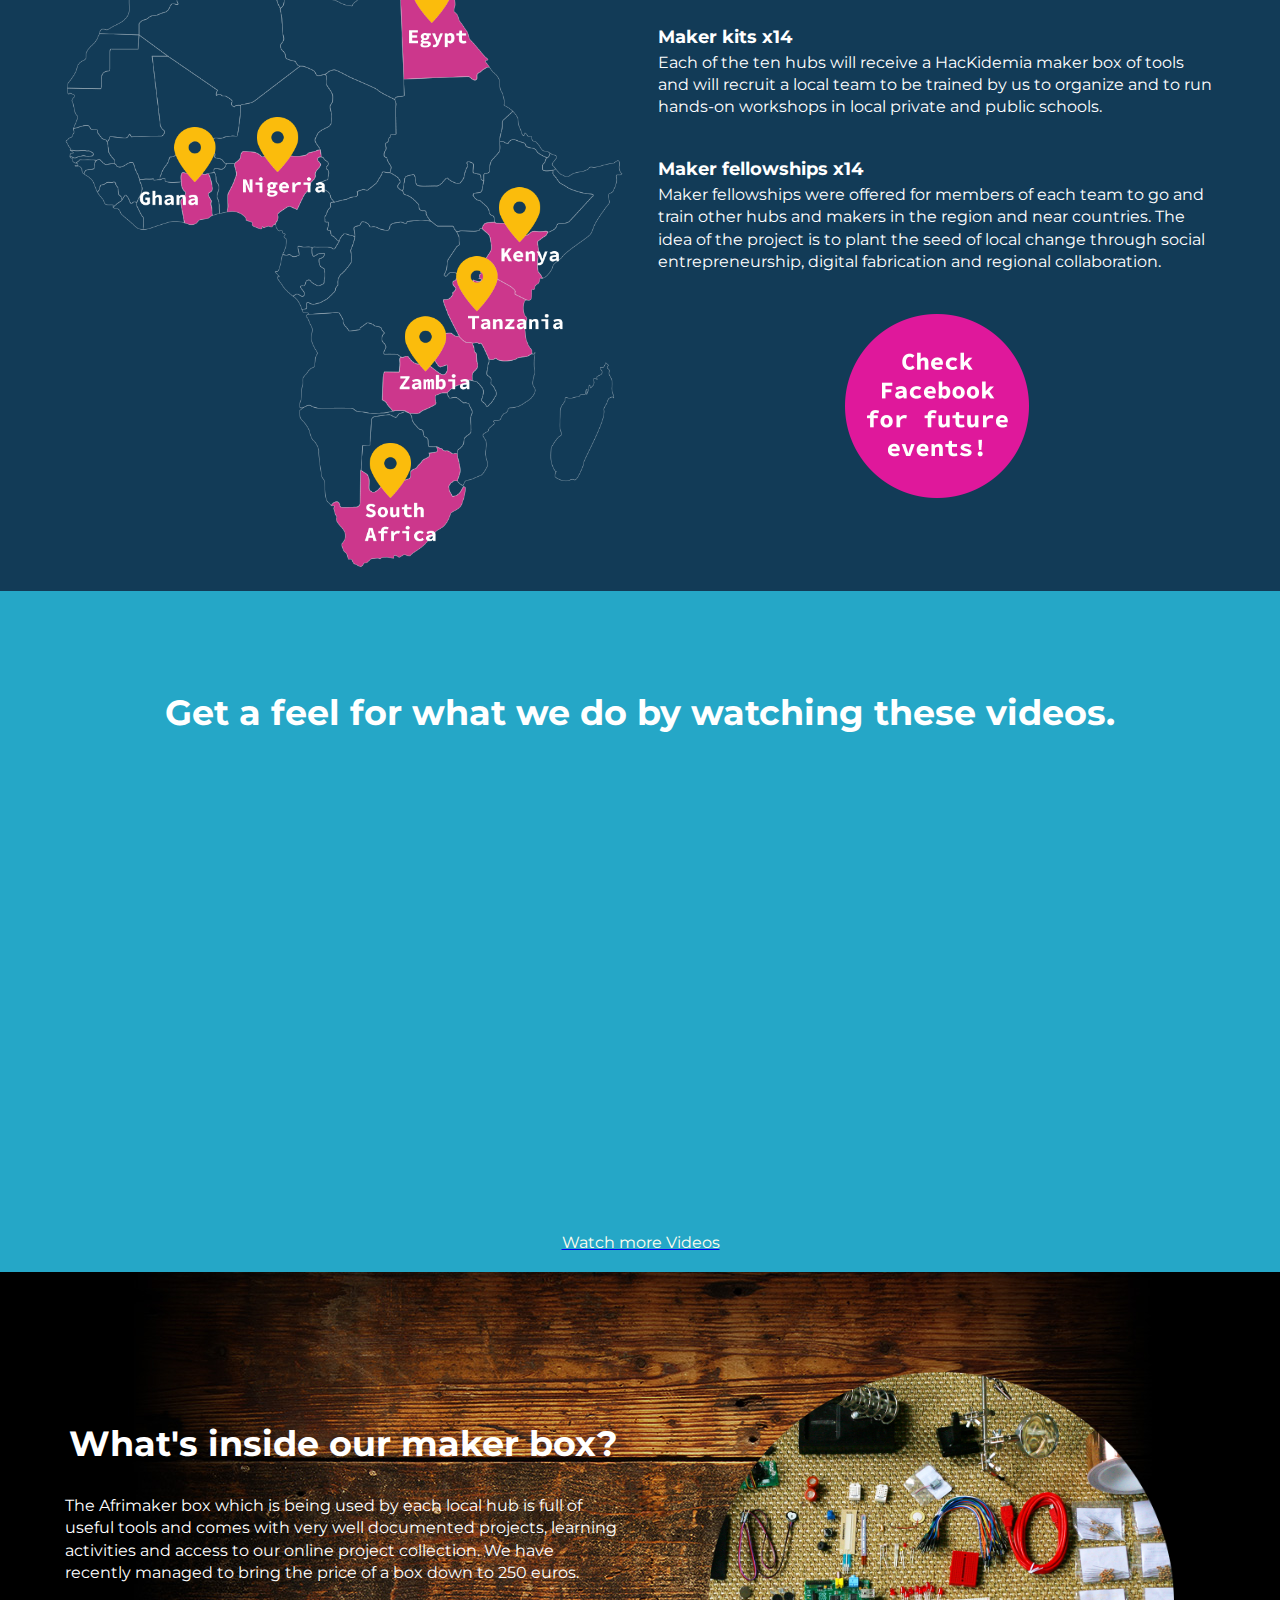
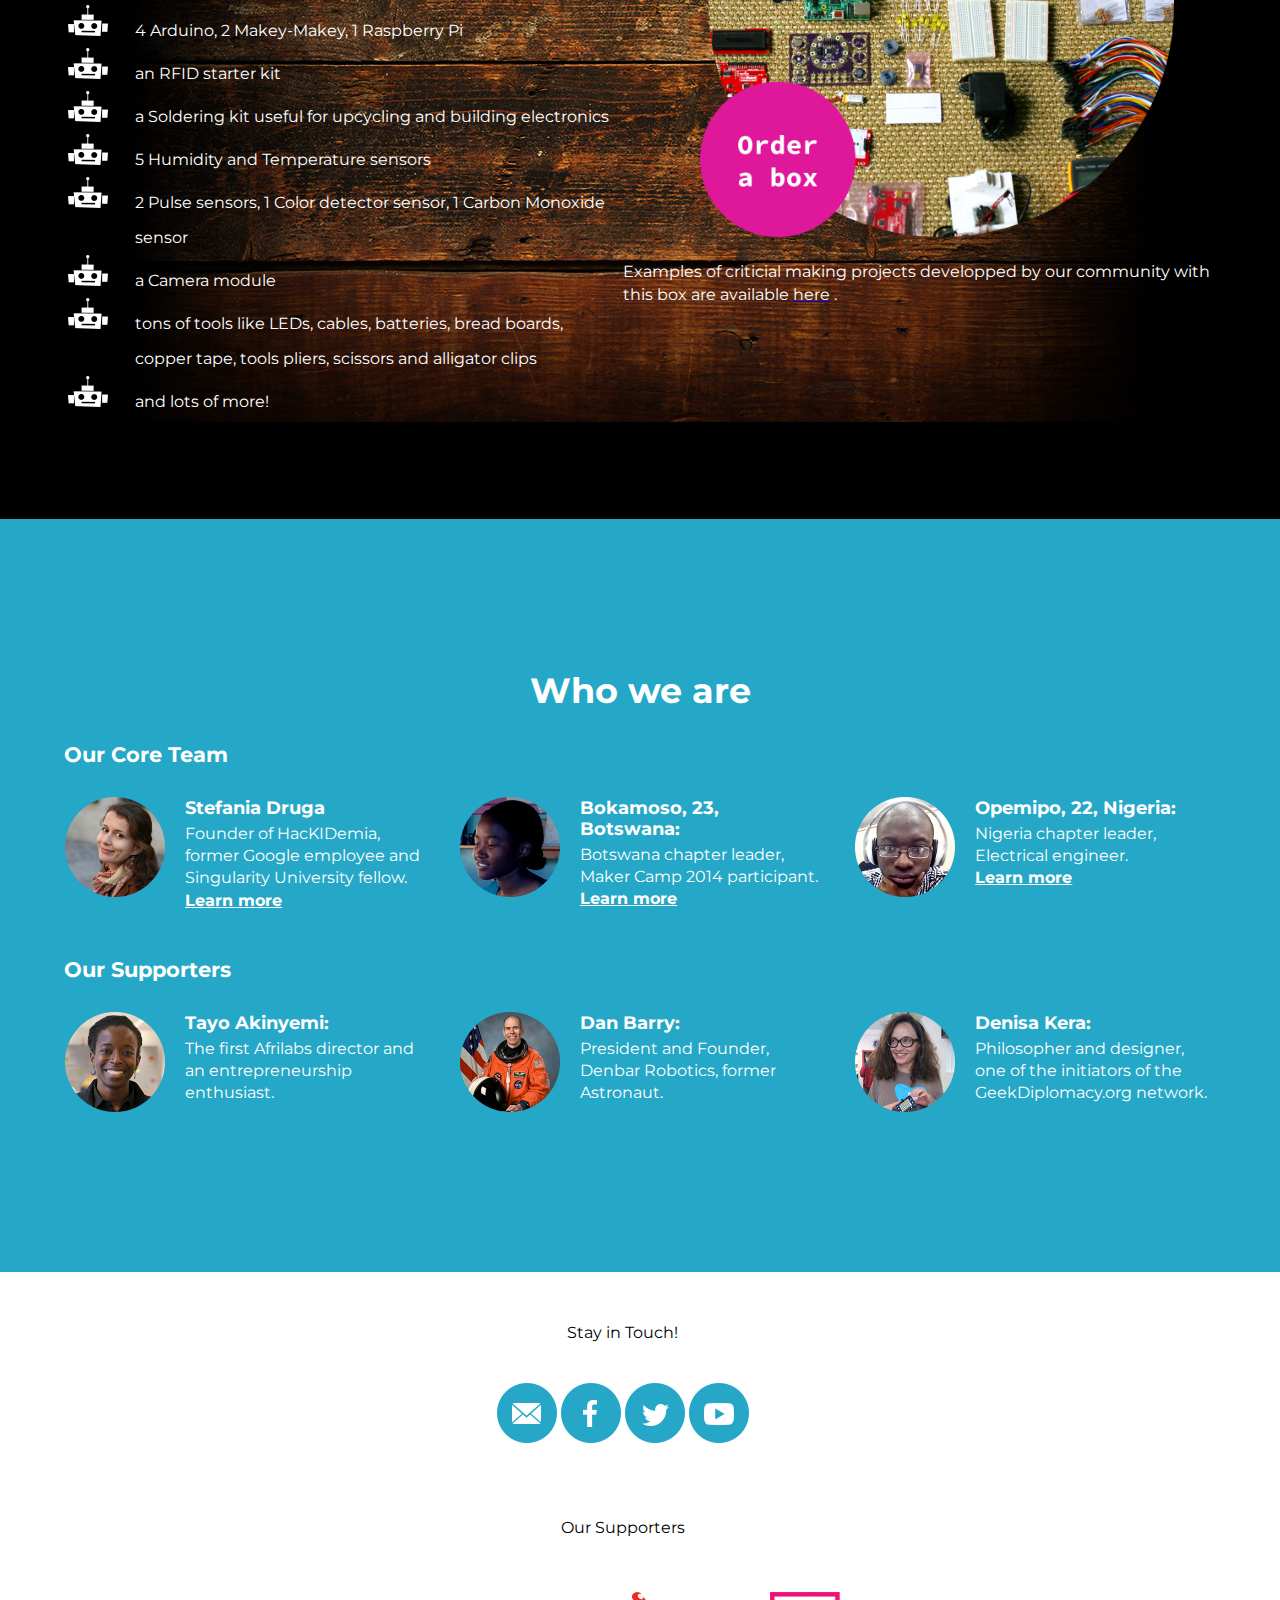
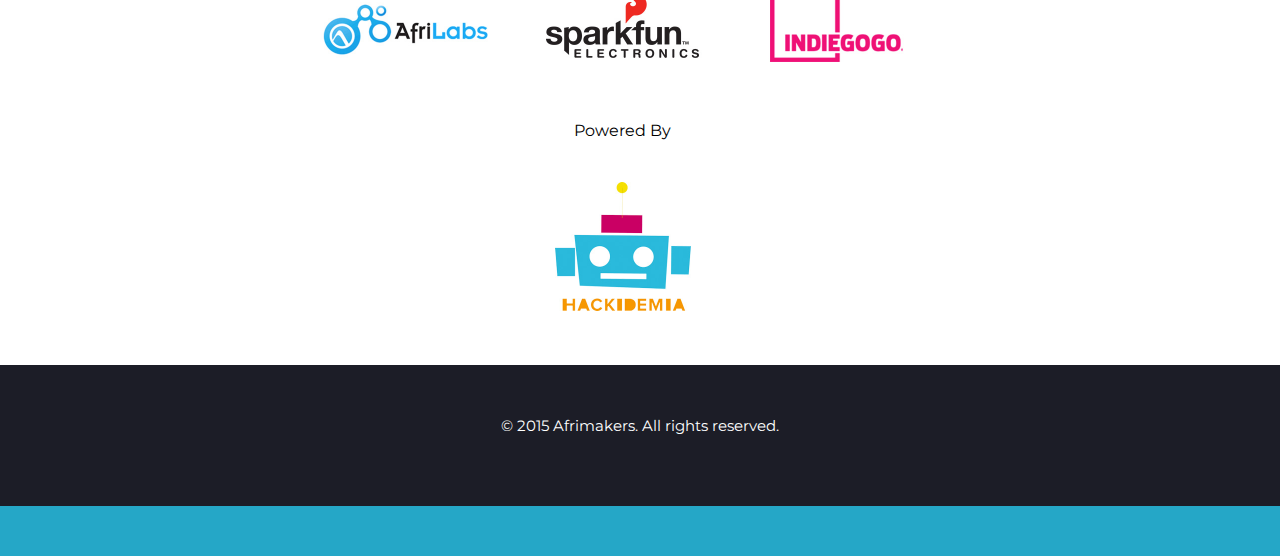
<file: home.html>
<!DOCTYPE html>
<html>
<head>
    <meta charset="utf-8" />
    <title>Afrimakers</title>

    <!-- META -->
    <meta http-equiv="X-UA-Compatible" content="IE=EDGE" />
    <meta name="description" content="Afrimakers">
    <meta name="keywords" content="Afrimakers, HacKIDemia, sustainability, Africa, Makers, Tech, non-profit">
    <meta name="author" content="Afrimakers">
    <meta name="viewport" content="width=device-width, initial-scale=1, maximum-scale=1">
    <meta name="expires" content="01 Feb 2015">
    <link rel="canonical" href="https://afrimakers.org" />
    <link rel="icon" type="image/x-icon" href="img/favicon.ico" />

    <!-- FONTS -->
    <link href='https://fonts.googleapis.com/css?family=Montserrat:400,700' rel='stylesheet' type='text/css'>

    <!-- CSS -->
    <link rel="stylesheet" type="text/css" href="css/reset.css">
    <link rel="stylesheet" type="text/css" href="source/jquery.fancybox.css?v=2.1.5" media="screen" />
    <link rel="stylesheet" type="text/css" href="css/styles.css">
    <link rel="stylesheet" href="sss/sss.css" type="text/css" media="all">


    <!--[if lt IE 8]>
    <link rel="stylesheet" type="text/css" href="css/ie7.css">
    <![endif]-->

</head>

<body>
    <span id="top"></span>

    <!-- NAV -->
    <div id="nav" class="full">
        <div class="pad">
            <div class="center_col">
                <a href="#top" class="link_home"><img src="img/nav-logo@2x.png" alt="Afrimakers" title="Afrimakers" id="afrimakers" /></a>
                <ul id="full_nav">
                    <li><a href="#what">What we do</a></li><li class="sep">&#183;</li>
                    <li><a href="#where" class="link_where">Where we are</a></li><li class="sep">&#183;</li>
                    <li><a href="#who" class="link_who">Who we are</a></li><li class="sep">&#183;</li>
                    <li><a href="#videos" class="link_videos">Videos</a></li><li class="sep">&#183;</li>
                    <li><a href="#box" class="link_box">Tools</a></li><li class="sep">&#183;</li>
                    <li><a href="https://medium.com/afrimakers-dream-big" class="link_contact" target="_blank">Blog</a></li><li class="sep">&#183;</li>
                    <li><a href="#contact" class="link_contact">Contact</a></li>
                </ul>
                <p id="mobile_nav_toggle">MENU</p>
            </div>
        </div>
    </div>



    <!-- HEADER -->
    <!-- <div id="header" class="full">
        <div class="pad">
            <div class="center_col">
                <div class="row row_1">
                    <div class="col" id="fg">
                        <div id="topbox">
                           <p>We empower makers in Africa to develop sustainable projects and use making to solve local challenges and create an exchange of best practices between locals.</p>
                        </div>
                    </div>
                </div>
            </div>
        </div>
    </div> -->


    <!-- carouselbox / CAROUSEL -->
    <div id="carouselbox" class="full">
        <div class="center_col">
            <div class="row row_1">
                <div id="topbox">
                    <p>We empower makers in Africa to develop sustainable projects by using rapid prototyping to solve local challenges.</p>
                </div>

                <div class="slider">
                    <img alt="" src="img/caro1.jpg" />
                    <img alt="" src="img/caro2.jpg" />
                    <img alt="" src="img/caro3.jpg" />
                    <img alt="" src="img/caro4.jpg" />
                    <img alt="" src="img/caro5.jpg" />
                    <img alt="" src="img/caro6.jpg" />
                    <img alt="" src="img/caro7.jpg" />
                    <img alt="" src="img/caro8.jpg" />
                    <img alt="" src="img/caro9.jpg" />
                </div>
            </div>
        </div>
    </div>


    <!-- WHAT WE DO -->
    <div id="what" class="full">
        <div class="pad">
            <h2>What we do</h2>
            <div class="center_col">
                <div class="row row_3">
                    <div class="col">
                        <img src="img/step1_@2x.png" class="iconbig" alt="" title="" />
                        <div class="captiony">
                            <p>First, we create a team of self-sufficient, local mentors by training them, providing them with a teaching toolkit (maker box) and then giving them the spark they need to get going.</p>
                        </div>
                    </div>
                    <div class="col">
                        <img src="img/step2_@2x.png" class="iconbig" alt="" title="" />
                        <div class="captiony">
                            <p>Then, the mentors train up more teams in the surrounding areas so the knowledge spreads...</p>
                        </div>
                    </div>
                    <div class="col">
                        <img src="img/step3_@2x.png" class="iconbig" alt="" title="" />
                        <div class="captiony">
                            <p>The mentors get young local people involved and teach them to do incredible things using the contents of the maker box.</p>
                        </div>
                    </div>
                </div>
            </div>
        </div>
    </div>

      


    <!-- WHERE WE ARE -->
    <div id="where" class="full">
        <div class="pad">
            <div class="center_col">
              <div class="row row_2">
                <div class="col">
                    <h2>Where we are</h2>
                    <div style="position:relative" class="mapcontainer">
                        <img src="img/map_@2x.png" class="map" alt="Map of Africa" title="Map of Africa" />
                        <a href="#fb-egypt" class="hotspot fancybox" style="top: 3.5%; left: 62%"></a>
                        <a href="#fb-ghana" class="hotspot fancybox" style="top: 28%; left: 20.5%"></a>
                        <a href="#fb-nigeria" class="hotspot fancybox" style="top: 26.5%; left: 32.5%"></a>
                        <a href="#fb-kenya" class="hotspot fancybox" style="top: 37%; left: 77.5%"></a>
                        <a href="#fb-tanzania" class="hotspot fancybox" style="top: 48%; left: 70%"></a>
                        <a href="#fb-zambia" class="hotspot fancybox" style="top: 57%; left: 58%"></a>
                        <a href="#fb-southafrica" class="hotspot fancybox" style="top: 76%; left: 53.5%"></a>
                    </div>
                </div>
                <div class="col">
                    <h4>Hubs in Africa x10</h4>
                    <p>Afrimakers will kickstart maker workshops focused on local challenges in 10 hubs around Africa who asked us to go and train them to work with young people (Kenya, Tanzania, South Africa, Zambia, Ghana, Nigeria, Egypt, and more).</p><br />

                    <h4>Maker kits x14</h4>
                    <p>Each of the ten hubs will receive a HacKidemia maker box of tools and will recruit a local team to be trained by us to organize and to run hands-on workshops in local private and public schools.</p><br />

                    <h4>Maker fellowships x14</h4>
                    <p>Maker fellowships were offered for members of each team to go and train other hubs and makers in the region and near countries. The idea of the project is to plant the seed of local change through social entrepreneurship, digital fabrication and regional collaboration.</p>
                    <div class="buttony">
                        <a href="https://www.facebook.com/afrimakers" target="_blank">
                        <img src="img/events_btn_@2x.png" class="buttony" alt="Afrimakers Events" title="Afrimakers Events" /></a>
                    </div>
                </div>
            </div>
        </div>
    </div>




    <!-- VIDEOS -->
    <div id="videos" class="full">
        <div class="pad">
            <div class="center_col">
                <h2>Get a feel for what we do by watching these videos.</h2>
                <div class="row row_1">
                    <div class="col">
                        <iframe width="100%" height="445px" src="https://www.youtube.com/embed/tAHr9lZf3-c?rel=0&amp;controls=0&amp;showinfo=0" frameborder="0" allowfullscreen></iframe>
                        <div class="captiony"
                        </div>
                    </div>
                        <p></p><a href="video.html"><font color="FFFFF">Watch more Videos</font></a></p>
                </div>
            </div>
        </div>
    </div>


    <!-- Afrimakers BOX? -->
    <div id="box" class="full">
        <div class="pad">
            <div class="center_col">
                <div class="row row_2">
                    <div class="col">
                        <h2>What's inside our maker box?</h2>
                        <p>The Afrimaker box which is being used by each local hub is full of useful tools and comes with very well documented projects, learning activities and access to our online project collection. We have recently managed to bring the price of a box down to 250 euros.</p>
                        <ul>
                            <li>4 Arduino, 2 Makey-Makey, 1 Raspberry Pi</li>
                            <li>an RFID starter kit</li>
                            <li>a Soldering kit useful for upcycling and building electronics</li>
                            <li>5 Humidity and Temperature sensors</li>
                            <li>2 Pulse sensors, 1 Color detector sensor, 1 Carbon Monoxide sensor</li>
                            <li>a Camera module</li>
                            <li>tons of tools like LEDs, cables, batteries, bread boards, copper tape, tools pliers, scissors and alligator clips</li>
                            <li>and lots of more!</li>
                        </ul>
                    </div>
                  
                    <div class="col">
                        <a href="https://docs.google.com/forms/d/1bu4_MRcUgYg2WbVzZVsPaVlflMxC_Fpppeq4sL64xB0/viewform" target="_blank">
                            <img src="img/boxcontents_@2x.png" class="boxcontents" alt="Order a Box" title="Order a Box" />
                        </a>
                    </div>
                </div>
                <p>Examples of criticial making projects developped by our community with this box are available <a href="http://www.makehub.eu"><font color="FFFFF">here</font></a> .</p>
            </div>
        </div>
    </div>


 
    <!-- WHO WE ARE -->
    <div id="who" class="full">
        <div class="pad">
            <div class="center_col">
                <h2>Who we are</h2>
                <h3>Our Core Team</h3>
                <div class="row row_3">
                    <div class="col2">
                        <img src="img/who_stef.png" class="who" alt="Stefania Druga" title="Stefania Druga"/>
                        <h4>Stefania Druga</h4>
                        <p>Founder of HacKIDemia, former Google employee and Singularity University fellow.<br />
                        <a href="https://twitter.com/Stefania_druga" class="fancybox">Learn more</a></p>
                    </div>
                    <div class="col2">
                        <img src="img/who_bokamoso.png" class="who" alt="Bokamoso" title="Bokamoso" />
                        <h4>Bokamoso, 23, Botswana:</h4>
                        <p>Botswana chapter leader, Maker Camp 2014 participant.<br />
                        <a href="https://www.facebook.com/groups/446867262113289/" class="fancybox">Learn more</a></p>
                    </div>
                    <div class="col2">
                        <img src="img/who_opemipo.png" class="who" alt="Opemipo" title="Opemipo" />
                        <h4>Opemipo, 22, Nigeria:</h4>
                        <p>Nigeria chapter leader, Electrical engineer.<br />
                        <a href="https://www.facebook.com/groups/754850144560314/" class="fancybox">Learn more</a></p>
                    </div>                    
                </div>

                <h3>Our Supporters</h3>
                <div class="row row_3">
                    <div class="col2">
                        <img src="img/who_tayo.png" class="who" alt="Tayo Akinyemi" title="Tayo Akinyemi"/>
                        <h4>Tayo Akinyemi:</h4>
                        <p>The first Afrilabs director and an entrepreneurship enthusiast.
                    </div>
                    <div class="col2">
                        <img src="img/who_dan.png" class="who" alt="Dan Barry" title="Dan Barry" />
                        <h4>Dan Barry:</h4>
                        <p>President and Founder, Denbar Robotics, former Astronaut.</p>
                    </div>
                    <div class="col2">
                        <img src="img/who_denisa.png" class="who" alt="Denisa Kera" title="Denisa Kera"/>
                        <h4>Denisa Kera:</h4>
                        <p>Philosopher and designer, one of the initiators of the GeekDiplomacy.org network.</p>
                    </div>
                </div>

            </div>
        </div>
    </div>




    <!-- BOTTOM -->
    <div id="contact" class="full">
        <div class="pad">
            <div class="center_col">
                <div class="row row_1">
                    <p>Stay in Touch!</p><br />
                    <a href="mailto:admin@hackidemia.com?Subject=Enquiry">
                            <img src="img/contact_email_@2x.jpg" class="contact" alt="Email" title="Email" /></a>
                    <a href="https://www.facebook.com/afrimakers" target="_blank">
                            <img src="img/contact_facebook_@2x.jpg" class="contact" alt="Facebook" title="Facebook" /></a>
                    <a href="https://twitter.com/afrimakers" target="_blank">
                            <img src="img/contact_twitter_@2x.jpg" class="contact" alt="Twitter" title="Twitter" /></a>
                    <a href="https://www.youtube.com/user/HacKIDemia" target="_blank">
                            <img src="img/contact_youtube_@2x.jpg" class="contact" alt="YouTube" title="YouTube" /></a>
                </div>


                <div id="supporters" class="row row_1">
                    <p>Our Supporters</p><br />
                    <a href="http://afrilabs.com/" target="_blank">
                            <img src="img/supporters_afrilabs_@2x.jpg" class="supporters" alt="Afrilabs" title="Afrilabs" /></a>
                    <a href="https://www.sparkfun.com/" target="_blank">
                            <img src="img/supporters_sparkfun_@2x.jpg" class="supporters" alt="Sparkfun Electronics" title="Sparkfun Electronics" /></a>
                    <a href="https://www.indiegogo.com/projects/afrimakers" target="_blank">
                            <img src="img/supporters_indiegogo_@2x.jpg" class="supporters" alt="Indiegogo" title="Indiegogo" /></a>
                    <!-- <a href="mailto:admin@hackidemia.com?Subject=BecomeASupporter">
                            <img src="img/supporters_become_@2x.jpg" class="supporters" alt="Become a Supporter" title="Become a Supporter" /></a> -->
                    <br><br><br><p>Powered By</p><br />
                    <a href="http://www.hackidemia.com/" target="_blank">
                            <img src="img/hackidemia_@2x.jpg" class="hack" alt="HacKIDemia" title="HacKIDemia" /></a>
                 </div>

            </div>
        </div>
    </div>



    <div id="footer" class="full w">
        <div class="center_col">
            <p>&copy; 2015 Afrimakers. All rights reserved.</p>
        </div>
    </div>



    <!-- MOBILE NAV -->
    <div id="mobile_nav">
        <ul>
            <li><a href="#what">What we do</a></li>
            <li><a href="#box" class="link_box">The Box</a></li>
            <li><a href="#projects" class="link_projects">Projects</a></li>
            <li><a href="#where" class="link_where">Where we are</a></li>
            <li><a href="#who" class="link_who">Who we are</a></li>
            <li><a href="https://medium.com/afrimakers-dream-big" class="link_contact" target="_blank">Blog</a></li>
            <li><a href="#contact" class="link_contact">Contact</a></li>
        </ul>
    </div>



    <!-- JS -->
    <script src="js/jquery.js"></script>
    <script src="js/functions.js"></script>
    <script src="source/jquery.fancybox.js?v=2.1.5"></script>

    <script src="sss/sss.min.js"></script>

    <!-- Carousel -->
    <script>
    jQuery(function($) {
    $('.slider').sss();
    });
    </script>

</body>
</html>
</file>
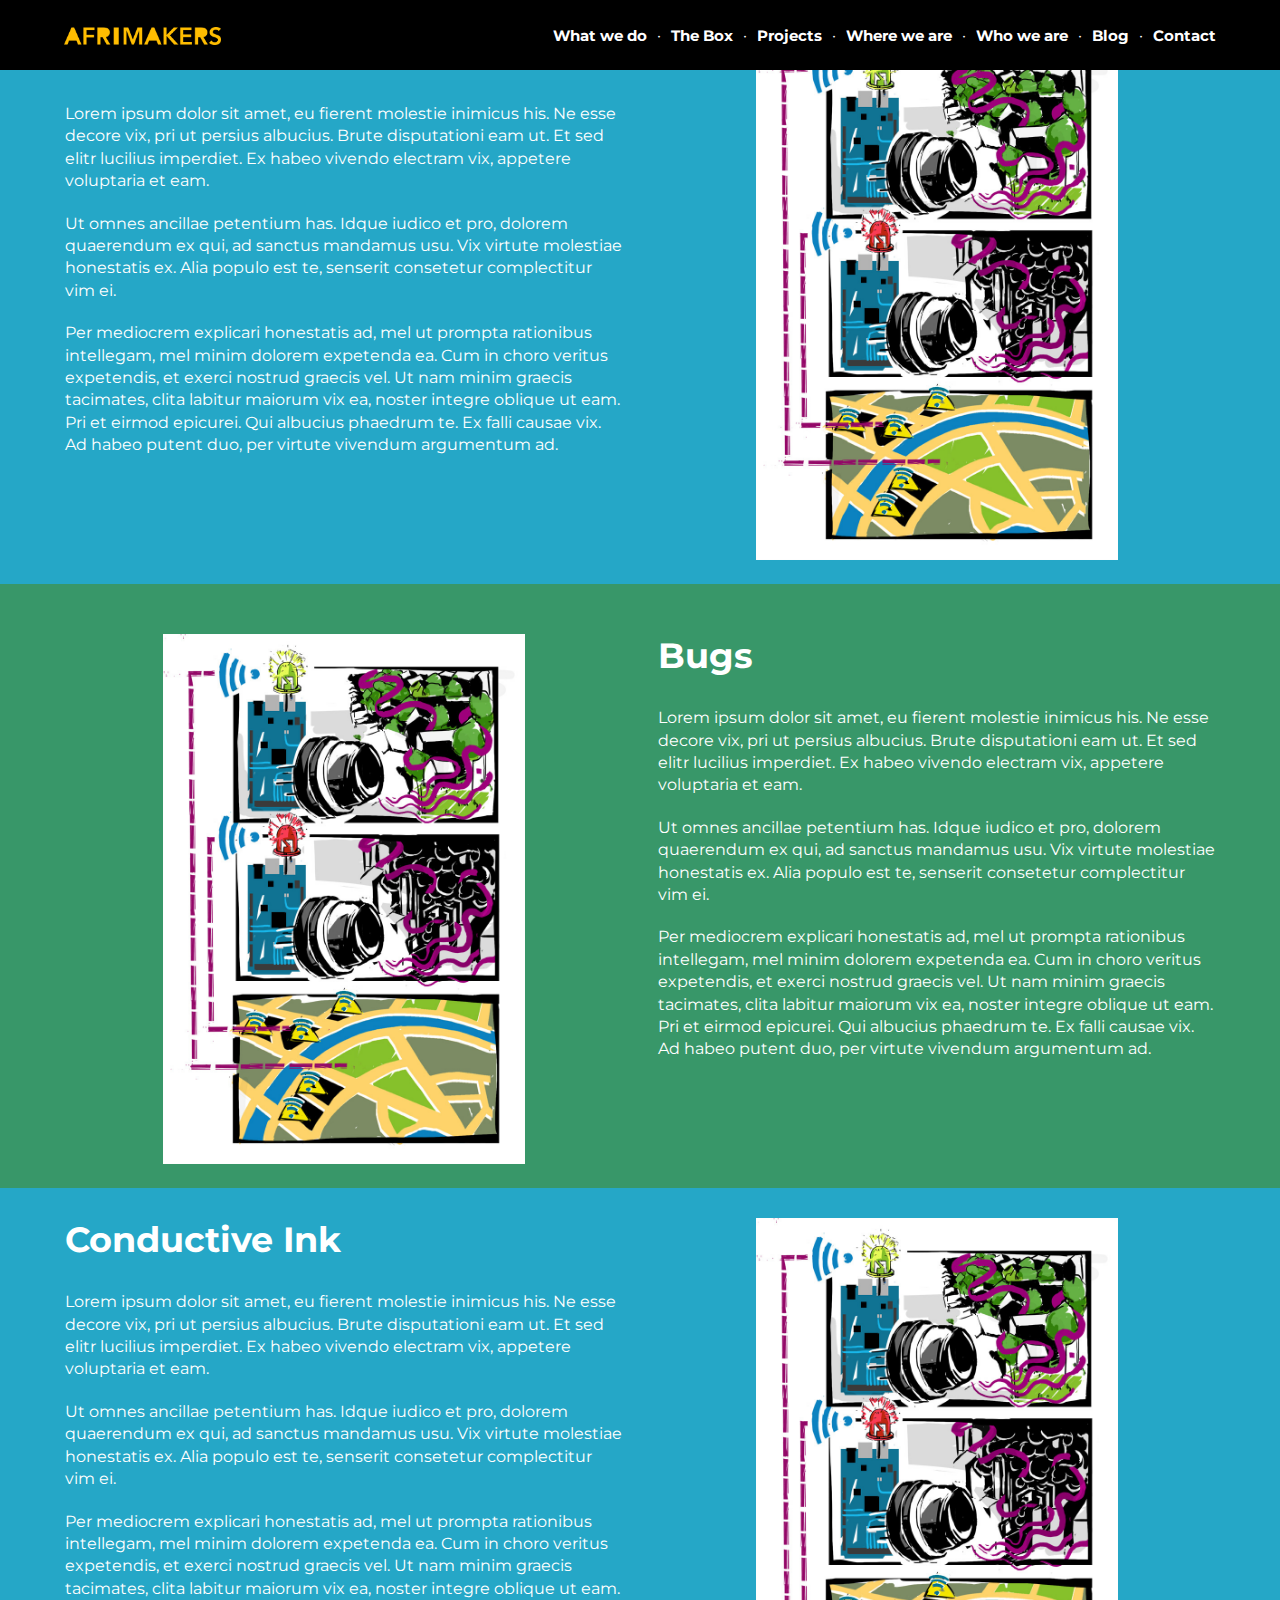
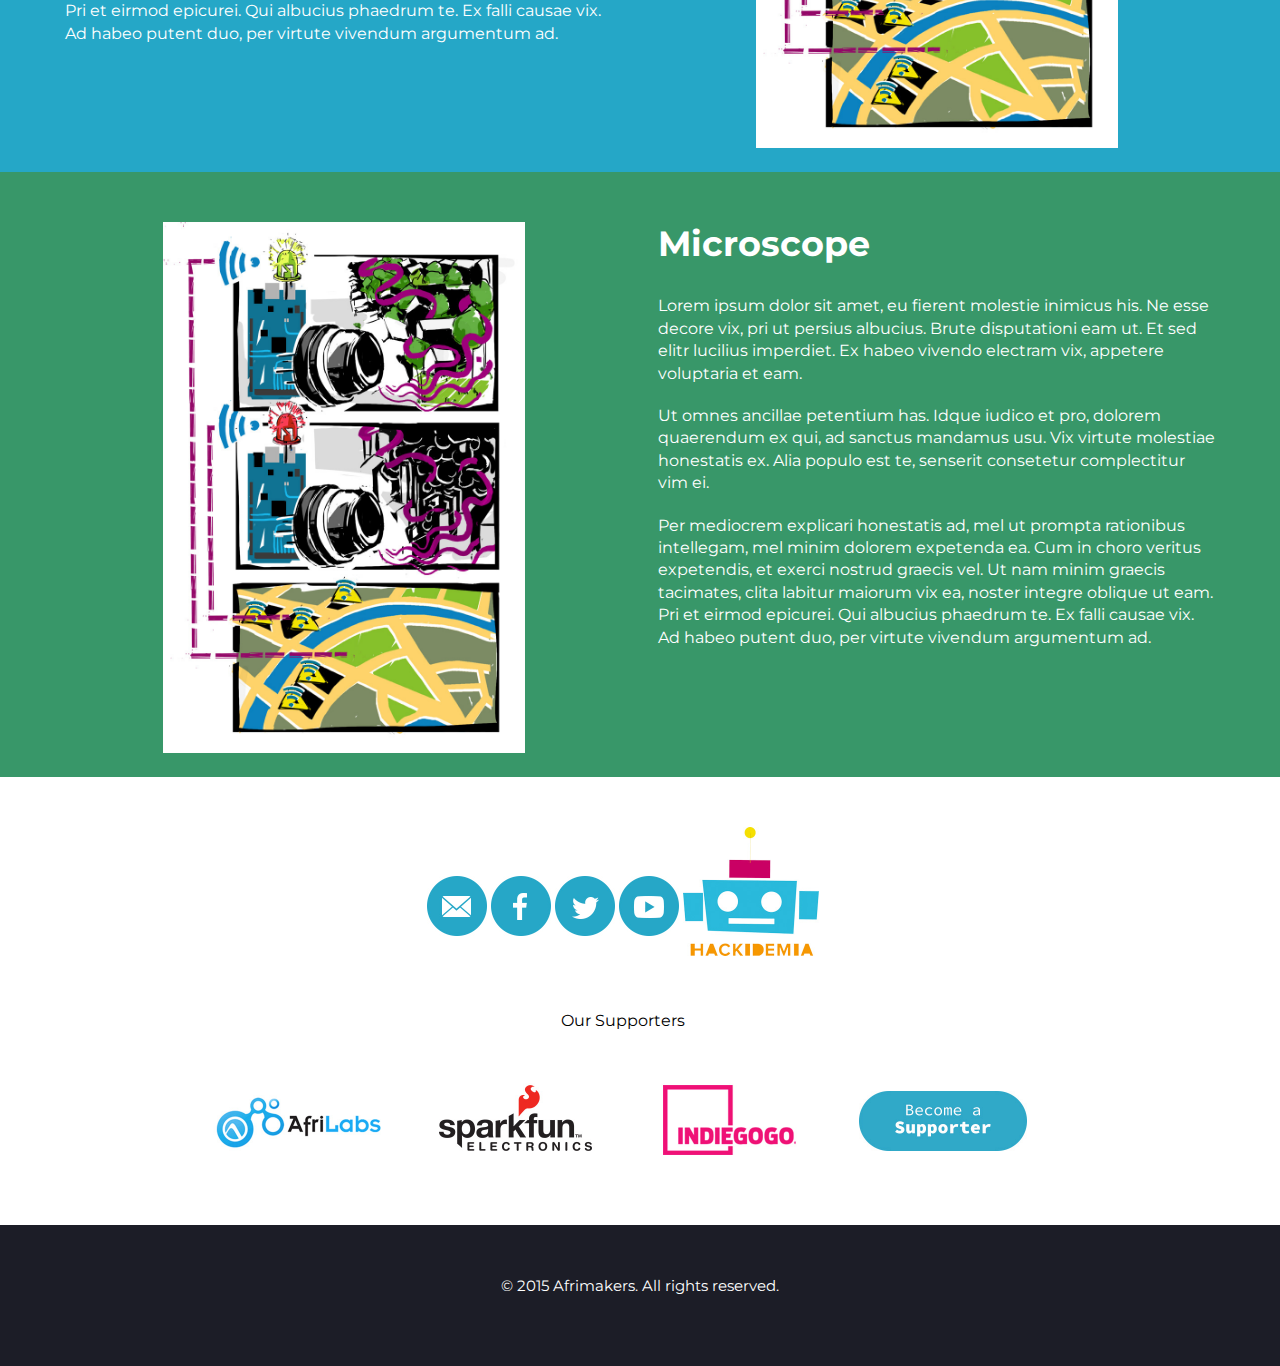
<file: projects.html>
<!DOCTYPE html>
<html>
<head>
	<meta charset="utf-8" />
	<title>Afrimakers</title>

	<!-- META -->
	<meta http-equiv="X-UA-Compatible" content="IE=EDGE" />
	<meta name="description" content="Afrimakers">
	<meta name="keywords" content="Afrimakers, HacKIDemia, sustainability, Africa, Makers, Tech, non-profit">
	<meta name="author" content="Afrimakers">
	<meta name="viewport" content="width=device-width, initial-scale=1, maximum-scale=1">
	<meta name="expires" content="01 Feb 2015">
	<link rel="canonical" href="https://afrimakers.org" />
	<link rel="icon" type="image/x-icon" href="img/favicon.ico" />

    <!-- FONTS -->
    <link href='https://fonts.googleapis.com/css?family=Montserrat:400,700' rel='stylesheet' type='text/css'>

	<!-- CSS -->
	<link rel="stylesheet" type="text/css" href="css/reset.css">
	<link rel="stylesheet" type="text/css" href="source/jquery.fancybox.css?v=2.1.5" media="screen" />
    <link rel="stylesheet" type="text/css" href="css/styles.css">
	<link rel="stylesheet" href="sss/sss.css" type="text/css" media="all">


	<!--[if lt IE 8]>
	<link rel="stylesheet" type="text/css" href="css/ie7.css">
	<![endif]-->

</head>

<body>
	<span id="top"></span>

    <!-- NAV -->
	<div id="nav" class="full">
		<div class="pad">
			<div class="center_col">
				<a href="#top" class="link_home"><img src="img/nav-logo@2x.png" alt="Afrimakers" title="Afrimakers" id="afrimakers" /></a>
				<ul id="full_nav">
                    <li><a href="#what">What we do</a></li><li class="sep">&#183;</li>
                    <li><a href="#box" class="link_box">The Box</a></li><li class="sep">&#183;</li>
                    <li><a href="#projects" class="link_projects">Projects</a></li><li class="sep">&#183;</li>
                    <li><a href="#where" class="link_where">Where we are</a></li><li class="sep">&#183;</li>
                    <li><a href="#who" class="link_who">Who we are</a></li><li class="sep">&#183;</li>
                    <li><a href="https://medium.com/afrimakers-dream-big" class="link_contact" target="_blank">Blog</a></li><li class="sep">&#183;</li>
                    <li><a href="#contact" class="link_contact">Contact</a></li>
				</ul>
				<p id="mobile_nav_toggle">MENU</p>
			</div>
		</div>
	</div>




    <!-- AIR POLLUTION -->
    <div id="project1" class="full">
    	<div class="pad">
    		<div class="center_col">

                <div class="row row_2">
                    <div class="col">
                        <h2>Air Pollution</h2>
                        <p>Lorem ipsum dolor sit amet, eu fierent molestie inimicus his. Ne esse decore vix, pri ut persius albucius. Brute disputationi eam ut. Et sed elitr lucilius imperdiet. Ex habeo vivendo electram vix, appetere voluptaria et eam.</p>
                        <p>Ut omnes ancillae petentium has. Idque iudico et pro, dolorem quaerendum ex qui, ad sanctus mandamus usu. Vix virtute molestiae honestatis ex. Alia populo est te, senserit consetetur complectitur vim ei.</p>
                        <p>Per mediocrem explicari honestatis ad, mel ut prompta rationibus intellegam, mel minim dolorem expetenda ea. Cum in choro veritus expetendis, et exerci nostrud graecis vel. Ut nam minim graecis tacimates, clita labitur maiorum vix ea, noster integre oblique ut eam. Pri et eirmod epicurei. Qui albucius phaedrum te. Ex falli causae vix. Ad habeo putent duo, per virtute vivendum argumentum ad.</p>
                    </div>
                    <div class="col">
                        <img src="img/air_pollution.jpg" class="project" alt="Air Pollution" title="Air Pollution" />
                    </div>
                </div>

    		</div>
    	</div>
    </div>


    <!-- BUGS -->
    <div id="project2" class="full">
        <div class="pad">
            <div class="center_col">

                <div class="row row_2">
                    <div class="col">
                        <img src="img/air_pollution.jpg" class="project" alt="Air Pollution" title="Air Pollution" />
                    </div>
                    <div class="col">
                        <h2>Bugs</h2>
                        <p>Lorem ipsum dolor sit amet, eu fierent molestie inimicus his. Ne esse decore vix, pri ut persius albucius. Brute disputationi eam ut. Et sed elitr lucilius imperdiet. Ex habeo vivendo electram vix, appetere voluptaria et eam.</p>
                        <p>Ut omnes ancillae petentium has. Idque iudico et pro, dolorem quaerendum ex qui, ad sanctus mandamus usu. Vix virtute molestiae honestatis ex. Alia populo est te, senserit consetetur complectitur vim ei.</p>
                        <p>Per mediocrem explicari honestatis ad, mel ut prompta rationibus intellegam, mel minim dolorem expetenda ea. Cum in choro veritus expetendis, et exerci nostrud graecis vel. Ut nam minim graecis tacimates, clita labitur maiorum vix ea, noster integre oblique ut eam. Pri et eirmod epicurei. Qui albucius phaedrum te. Ex falli causae vix. Ad habeo putent duo, per virtute vivendum argumentum ad.</p>
                    </div>

                </div>

            </div>
        </div>
    </div>

    <!-- Conductive Ink -->
    <div id="project1" class="full">
        <div class="pad">
            <div class="center_col">

                <div class="row row_2">
                    <div class="col">
                        <h2>Conductive Ink</h2>
                        <p>Lorem ipsum dolor sit amet, eu fierent molestie inimicus his. Ne esse decore vix, pri ut persius albucius. Brute disputationi eam ut. Et sed elitr lucilius imperdiet. Ex habeo vivendo electram vix, appetere voluptaria et eam.</p>
                        <p>Ut omnes ancillae petentium has. Idque iudico et pro, dolorem quaerendum ex qui, ad sanctus mandamus usu. Vix virtute molestiae honestatis ex. Alia populo est te, senserit consetetur complectitur vim ei.</p>
                        <p>Per mediocrem explicari honestatis ad, mel ut prompta rationibus intellegam, mel minim dolorem expetenda ea. Cum in choro veritus expetendis, et exerci nostrud graecis vel. Ut nam minim graecis tacimates, clita labitur maiorum vix ea, noster integre oblique ut eam. Pri et eirmod epicurei. Qui albucius phaedrum te. Ex falli causae vix. Ad habeo putent duo, per virtute vivendum argumentum ad.</p>
                    </div>
                    <div class="col">
                        <img src="img/air_pollution.jpg" class="project" alt="Air Pollution" title="Air Pollution" />
                    </div>
                </div>

            </div>
        </div>
    </div>


    <!-- Microscope -->
    <div id="project2" class="full">
        <div class="pad">
            <div class="center_col">

                <div class="row row_2">
                    <div class="col">
                        <img src="img/air_pollution.jpg" class="project" alt="Air Pollution" title="Air Pollution" />
                    </div>
                    <div class="col">
                        <h2>Microscope</h2>
                        <p>Lorem ipsum dolor sit amet, eu fierent molestie inimicus his. Ne esse decore vix, pri ut persius albucius. Brute disputationi eam ut. Et sed elitr lucilius imperdiet. Ex habeo vivendo electram vix, appetere voluptaria et eam.</p>
                        <p>Ut omnes ancillae petentium has. Idque iudico et pro, dolorem quaerendum ex qui, ad sanctus mandamus usu. Vix virtute molestiae honestatis ex. Alia populo est te, senserit consetetur complectitur vim ei.</p>
                        <p>Per mediocrem explicari honestatis ad, mel ut prompta rationibus intellegam, mel minim dolorem expetenda ea. Cum in choro veritus expetendis, et exerci nostrud graecis vel. Ut nam minim graecis tacimates, clita labitur maiorum vix ea, noster integre oblique ut eam. Pri et eirmod epicurei. Qui albucius phaedrum te. Ex falli causae vix. Ad habeo putent duo, per virtute vivendum argumentum ad.</p>
                    </div>

                </div>

            </div>
        </div>
    </div>


    <!-- BOTTOM -->
	<div id="contact" class="full">
		<div class="pad">
			<div class="center_col">
                <div class="row row_1">
                	<a href="mailto:admin@hackidemia.com?Subject=Enquiry">
                            <img src="img/contact_email_@2x.jpg" class="contact" alt="Email" title="Email" /></a>
                    <a href="https://www.facebook.com/afrimakers" target="_blank">
                            <img src="img/contact_facebook_@2x.jpg" class="contact" alt="Facebook" title="Facebook" /></a>
                    <a href="https://twitter.com/afrimakers" target="_blank">
                            <img src="img/contact_twitter_@2x.jpg" class="contact" alt="Twitter" title="Twitter" /></a>
                    <a href="https://www.youtube.com/user/HacKIDemia" target="_blank">
                            <img src="img/contact_youtube_@2x.jpg" class="contact" alt="YouTube" title="YouTube" /></a>
                    <a href="http://www.hackidemia.com/" target="_blank">
                    		<img src="img/hackidemia_@2x.jpg" class="hack" alt="HacKIDemia" title="HacKIDemia" /></a>
                </div>


                <div id="supporters" class="row row_1">
                    <p>Our Supporters</p><br />
                    <a href="http://afrilabs.com/" target="_blank">
                            <img src="img/supporters_afrilabs_@2x.jpg" class="supporters" alt="Afrilabs" title="Afrilabs" /></a>
                    <a href="https://www.sparkfun.com/" target="_blank">
                            <img src="img/supporters_sparkfun_@2x.jpg" class="supporters" alt="Sparkfun Electronics" title="Sparkfun Electronics" /></a>
                    <a href="https://www.indiegogo.com/projects/afrimakers" target="_blank">
                            <img src="img/supporters_indiegogo_@2x.jpg" class="supporters" alt="Indiegogo" title="Indiegogo" /></a>
                    <a href="mailto:admin@hackidemia.com?Subject=BecomeASupporter">
                            <img src="img/supporters_become_@2x.jpg" class="supporters" alt="Become a Supporter" title="Become a Supporter" /></a>
                 </div>

			</div>
		</div>
	</div>



	<div id="footer" class="full w">
		<div class="center_col">
			<p>&copy; 2015 Afrimakers. All rights reserved.</p>
		</div>
	</div>



    <!-- MOBILE NAV -->
    <div id="mobile_nav">
        <ul>
            <li><a href="index.html">What we do</a></li>
            <li><a href="box.html" class="link_box">The Box</a></li>
            <li><a href="projects.html" class="link_projects">Projects</a></li>
            <li><a href="where.html" class="link_where">Where we are</a></li>
            <li><a href="who.html" class="link_who">Who we are</a></li>
            <li><a href="gallery.html" class="link_carouselbox">Gallery</a></li>
            <li><a href="https://medium.com/afrimakers-dream-big" class="link_contact" target="_blank">Blog</a></li>
            <li><a href="#contact" class="link_contact">Contact</a></li>
        </ul>
    </div>




    <!-- JS -->
    <script src="js/jquery.js"></script>
    <script src="js/functions.js"></script>
    <script src="source/jquery.fancybox.js?v=2.1.5"></script>

    <script src="sss/sss.min.js"></script>

    <!-- Carousel -->
    <script>
    jQuery(function($) {
    $('.slider').sss();
    });
    </script>

</body>
</html>
</file>
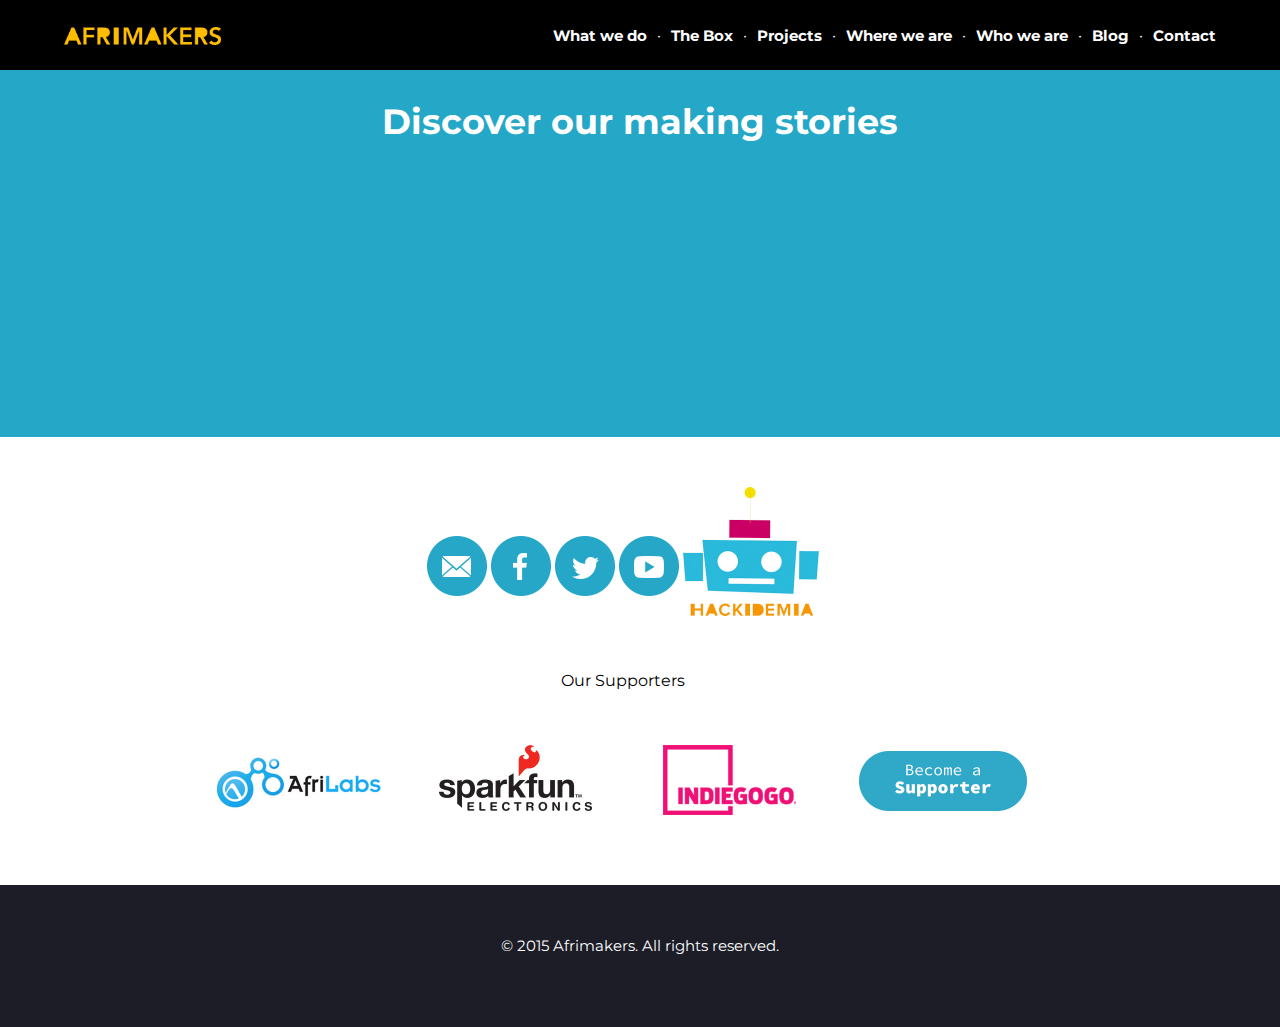
<file: video.html>
<!DOCTYPE html>
<html>
<head>
  <meta charset="utf-8" />
  <title>Afrimakers</title>

  <!-- META -->
  <meta http-equiv="X-UA-Compatible" content="IE=EDGE" />
  <meta name="description" content="Afrimakers">
  <meta name="keywords" content="Afrimakers, HacKIDemia, sustainability, Africa, Makers, Tech, non-profit">
  <meta name="author" content="Afrimakers">
  <meta name="viewport" content="width=device-width, initial-scale=1, maximum-scale=1">
  <meta name="expires" content="01 Feb 2015">
  <link rel="canonical" href="https://afrimakers.org" />
  <link rel="icon" type="image/x-icon" href="img/favicon.ico" />

  <!-- FONTS -->
  <link href='https://fonts.googleapis.com/css?family=Montserrat:400,700' rel='stylesheet' type='text/css'>


  <!-- CSS -->
  <link rel="stylesheet" type="text/css" href="css/reset.css">
  <link rel="stylesheet" type="text/css" href="source/jquery.fancybox.css?v=2.1.5" media="screen" />
    <link rel="stylesheet" type="text/css" href="css/styles.css">
  <link rel="stylesheet" href="sss/sss.css" type="text/css" media="all">


  <!--[if lt IE 8]>
  <link rel="stylesheet" type="text/css" href="css/ie7.css">
  <![endif]-->

</head>

<body>
  <span id="top"></span>

    <!-- NAV -->
  <div id="nav" class="full">
    <div class="pad">
      <div class="center_col">
        <a href="#top" class="link_home"><img src="img/nav-logo@2x.png" alt="Afrimakers" title="Afrimakers" id="afrimakers" /></a>
        <ul id="full_nav">
          <li><a href="#what">What we do</a></li><li class="sep">&#183;</li>
          <li><a href="#box" class="link_box">The Box</a></li><li class="sep">&#183;</li>
          <li><a href="#projects" class="link_projects">Projects</a></li><li class="sep">&#183;</li>
          <li><a href="#where" class="link_where">Where we are</a></li><li class="sep">&#183;</li>
          <li><a href="#who" class="link_who">Who we are</a></li><li class="sep">&#183;</li>
          <li><a href="https://medium.com/afrimakers-dream-big" class="link_contact" target="_blank">Blog</a></li><li class="sep">&#183;</li>
          <li><a href="#contact" class="link_contact">Contact</a></li>
        </ul>
        <p id="mobile_nav_toggle">MENU</p>
      </div>
    </div>
  </div>


    <!-- VIDEOS -->

  <div id="videos" class="full">
    <div class="pad">
      <div class="center_col">
        <h2>Discover our making stories</h2>


        <div class="row row_3">
          <div class="col">
            <iframe width="100%" height="210" src="https://www.youtube.com/embed/TpehPy01mP4?rel=0&amp;controls=0&amp;showinfo=0" frameborder="0" allowfullscreen></iframe>
          </div>

          <div class="col">
            <iframe width="100%" height="210" src="https://www.youtube.com/embed/tAHr9lZf3-c?rel=0&amp;controls=0&amp;showinfo=0" frameborder="0" allowfullscreen></iframe>
          </div>

          <div class="col padding-bottom">
            <iframe width="100%" height="210" src="https://www.youtube.com/embed/-55ptDu6OkA?rel=0&amp;controls=0&amp;showinfo=0" frameborder="0" allowfullscreen></iframe>
          </div>
        </div>
      </div>
    </div>
  </div>


    <!-- BOTTOM -->
  <div id="contact" class="full">
    <div class="pad">
      <div class="center_col">
        <div class="row row_1">
          <a href="mailto:admin@hackidemia.com?Subject=Enquiry">
              <img src="img/contact_email_@2x.jpg" class="contact" alt="Email" title="Email" /></a>
            <a href="https://www.facebook.com/afrimakers" target="_blank">
              <img src="img/contact_facebook_@2x.jpg" class="contact" alt="Facebook" title="Facebook" /></a>
            <a href="https://twitter.com/afrimakers" target="_blank">
              <img src="img/contact_twitter_@2x.jpg" class="contact" alt="Twitter" title="Twitter" /></a>
            <a href="https://www.youtube.com/user/HacKIDemia" target="_blank">
              <img src="img/contact_youtube_@2x.jpg" class="contact" alt="YouTube" title="YouTube" /></a>
            <a href="http://www.hackidemia.com/" target="_blank">
                <img src="img/hackidemia_@2x.jpg" class="hack" alt="HacKIDemia" title="HacKIDemia" /></a>
        </div>


        <div id="supporters" class="row row_1">
            <p>Our Supporters</p><br />
            <a href="http://afrilabs.com/" target="_blank">
              <img src="img/supporters_afrilabs_@2x.jpg" class="supporters" alt="Afrilabs" title="Afrilabs" /></a>
            <a href="https://www.sparkfun.com/" target="_blank">
              <img src="img/supporters_sparkfun_@2x.jpg" class="supporters" alt="Sparkfun Electronics" title="Sparkfun Electronics" /></a>
            <a href="https://www.indiegogo.com/projects/afrimakers" target="_blank">
              <img src="img/supporters_indiegogo_@2x.jpg" class="supporters" alt="Indiegogo" title="Indiegogo" /></a>
            <a href="mailto:admin@hackidemia.com?Subject=BecomeASupporter">
              <img src="img/supporters_become_@2x.jpg" class="supporters" alt="Become a Supporter" title="Become a Supporter" /></a>
         </div>

      </div>
    </div>
  </div>



  <div id="footer" class="full w">
    <div class="center_col">
      <p>&copy; 2015 Afrimakers. All rights reserved.</p>
    </div>
  </div>



    <!-- MOBILE NAV -->
    <div id="mobile_nav">
        <ul>
            <li><a href="index.html">What we do</a></li>
            <li><a href="box.html" class="link_box">The Box</a></li>
            <li><a href="projects.html" class="link_projects">Projects</a></li>
            <li><a href="where.html" class="link_where">Where we are</a></li>
            <li><a href="who.html" class="link_who">Who we are</a></li>
            <li><a href="gallery.html" class="link_carouselbox">Gallery</a></li>
            <li><a href="https://medium.com/afrimakers-dream-big" class="link_contact" target="_blank">Blog</a></li>
            <li><a href="#contact" class="link_contact">Contact</a></li>
        </ul>
    </div>




    <!-- JS -->
    <script src="js/jquery.js"></script>
    <script src="js/functions.js"></script>
    <script src="source/jquery.fancybox.js?v=2.1.5"></script>

    <script src="sss/sss.min.js"></script>

    <!-- Carousel -->
    <script>
    jQuery(function($) {
    $('.slider').sss();
    });
    </script>

</body>
</html>
</file>
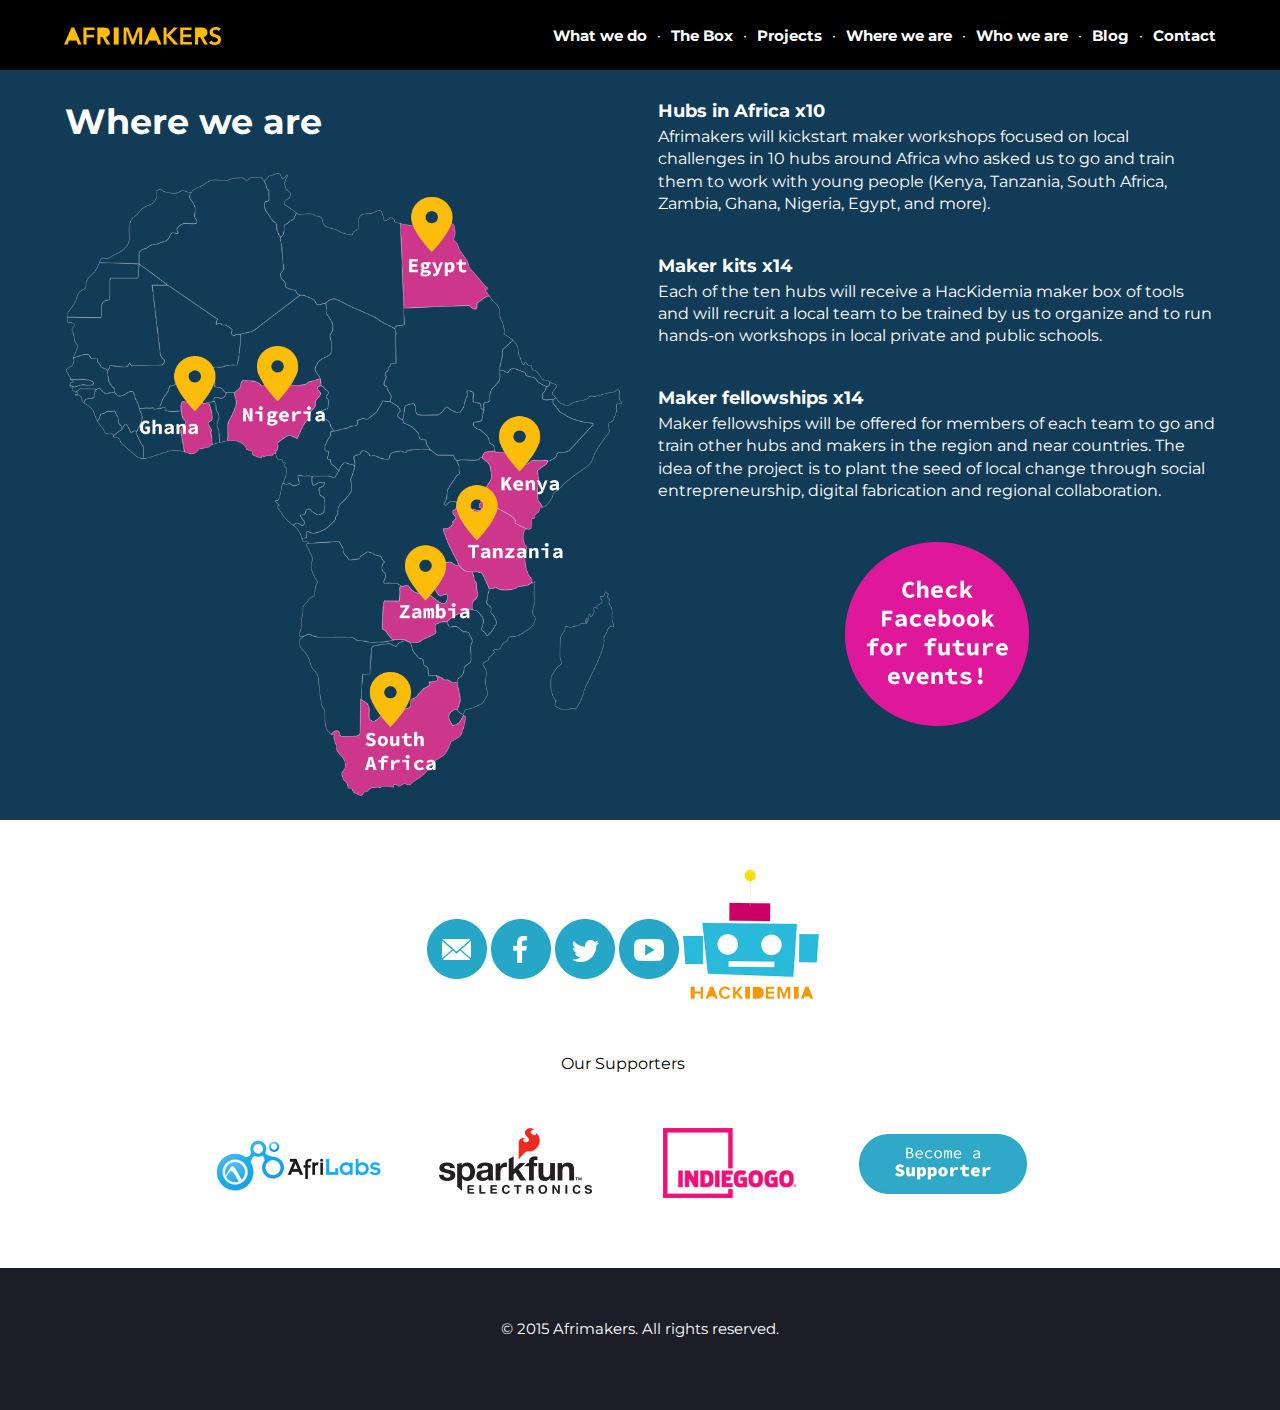
<file: where.html>
<!DOCTYPE html>
<html>
<head>
	<meta charset="utf-8" />
	<title>Afrimakers</title>

	<!-- META -->
	<meta http-equiv="X-UA-Compatible" content="IE=EDGE" />
	<meta name="description" content="Afrimakers">
	<meta name="keywords" content="Afrimakers, HacKIDemia, sustainability, Africa, Makers, Tech, non-profit">
	<meta name="author" content="Afrimakers">
	<meta name="viewport" content="width=device-width, initial-scale=1, maximum-scale=1">
	<meta name="expires" content="01 Feb 2015">
	<link rel="canonical" href="https://afrimakers.org" />
	<link rel="icon" type="image/x-icon" href="img/favicon.ico" />

    <!-- FONTS -->
    <link href='https://fonts.googleapis.com/css?family=Montserrat:400,700' rel='stylesheet' type='text/css'>

	<!-- CSS -->
	<link rel="stylesheet" type="text/css" href="css/reset.css">
	<link rel="stylesheet" type="text/css" href="source/jquery.fancybox.css?v=2.1.5" media="screen" />
    <link rel="stylesheet" type="text/css" href="css/styles.css">
	<link rel="stylesheet" href="sss/sss.css" type="text/css" media="all">


	<!--[if lt IE 8]>
	<link rel="stylesheet" type="text/css" href="css/ie7.css">
	<![endif]-->

</head>

<body>
	<span id="top"></span>

    <!-- NAV -->
	<div id="nav" class="full">
		<div class="pad">
			<div class="center_col">
				<a href="#top" class="link_home"><img src="img/nav-logo@2x.png" alt="Afrimakers" title="Afrimakers" id="afrimakers" /></a>
				<ul id="full_nav">
                    <li><a href="#what">What we do</a></li><li class="sep">&#183;</li>
                    <li><a href="#box" class="link_box">The Box</a></li><li class="sep">&#183;</li>
                    <li><a href="#projects" class="link_projects">Projects</a></li><li class="sep">&#183;</li>
                    <li><a href="#where" class="link_where">Where we are</a></li><li class="sep">&#183;</li>
                    <li><a href="#who" class="link_who">Who we are</a></li><li class="sep">&#183;</li>
                    <li><a href="https://medium.com/afrimakers-dream-big" class="link_contact" target="_blank">Blog</a></li><li class="sep">&#183;</li>
                    <li><a href="#contact" class="link_contact">Contact</a></li>
				</ul>
				<p id="mobile_nav_toggle">MENU</p>
			</div>
		</div>
	</div>




    <!-- WHERE WE ARE -->
    <div id="where" class="full">
		<div class="pad">
			<div class="center_col">
	          <div class="row row_2">
                <div class="col">
                    <h2>Where we are</h2>
                    <div style="position:relative" class="mapcontainer">
                        <img src="img/map_@2x.png" class="map" alt="Map of Africa" title="Map of Africa" />
                        <a href="#fb-egypt" class="hotspot fancybox" style="top: 3.5%; left: 62%"></a>
                        <a href="#fb-ghana" class="hotspot fancybox" style="top: 28%; left: 20.5%"></a>
                        <a href="#fb-nigeria" class="hotspot fancybox" style="top: 26.5%; left: 32.5%"></a>
                        <a href="#fb-kenya" class="hotspot fancybox" style="top: 37%; left: 77.5%"></a>
                        <a href="#fb-tanzania" class="hotspot fancybox" style="top: 48%; left: 70%"></a>
                        <a href="#fb-zambia" class="hotspot fancybox" style="top: 57%; left: 58%"></a>
                        <a href="#fb-southafrica" class="hotspot fancybox" style="top: 76%; left: 53.5%"></a>
                    </div>
                </div>
                <div class="col">
                    <h4>Hubs in Africa x10</h4>
                    <p>Afrimakers will kickstart maker workshops focused on local challenges in 10 hubs around Africa who asked us to go and train them to work with young people (Kenya, Tanzania, South Africa, Zambia, Ghana, Nigeria, Egypt, and more).</p><br />

                    <h4>Maker kits x14</h4>
                    <p>Each of the ten hubs will receive a HacKidemia maker box of tools and will recruit a local team to be trained by us to organize and to run hands-on workshops in local private and public schools.</p><br />

                    <h4>Maker fellowships x14</h4>
                    <p>Maker fellowships will be offered for members of each team to go and train other hubs and makers in the region and near countries. The idea of the project is to plant the seed of local change through social entrepreneurship, digital fabrication and regional collaboration.</p>
                    <div class="buttony">
                        <a href="https://www.facebook.com/afrimakers" target="_blank">
                        <img src="img/events_btn_@2x.png" class="buttony" alt="Afrimakers Events" title="Afrimakers Events" /></a>
                    </div>
                </div>
            </div>
    	</div>
    </div>



    <!-- BOTTOM -->
	<div id="contact" class="full">
		<div class="pad">
			<div class="center_col">
                <div class="row row_1">
                	<a href="mailto:admin@hackidemia.com?Subject=Enquiry">
                            <img src="img/contact_email_@2x.jpg" class="contact" alt="Email" title="Email" /></a>
                    <a href="https://www.facebook.com/afrimakers" target="_blank">
                            <img src="img/contact_facebook_@2x.jpg" class="contact" alt="Facebook" title="Facebook" /></a>
                    <a href="https://twitter.com/afrimakers" target="_blank">
                            <img src="img/contact_twitter_@2x.jpg" class="contact" alt="Twitter" title="Twitter" /></a>
                    <a href="https://www.youtube.com/user/HacKIDemia" target="_blank">
                            <img src="img/contact_youtube_@2x.jpg" class="contact" alt="YouTube" title="YouTube" /></a>
                    <a href="http://www.hackidemia.com/" target="_blank">
                    		<img src="img/hackidemia_@2x.jpg" class="hack" alt="HacKIDemia" title="HacKIDemia" /></a>
                </div>


                <div id="supporters" class="row row_1">
                    <p>Our Supporters</p><br />
                    <a href="http://afrilabs.com/" target="_blank">
                            <img src="img/supporters_afrilabs_@2x.jpg" class="supporters" alt="Afrilabs" title="Afrilabs" /></a>
                    <a href="https://www.sparkfun.com/" target="_blank">
                            <img src="img/supporters_sparkfun_@2x.jpg" class="supporters" alt="Sparkfun Electronics" title="Sparkfun Electronics" /></a>
                    <a href="https://www.indiegogo.com/projects/afrimakers" target="_blank">
                            <img src="img/supporters_indiegogo_@2x.jpg" class="supporters" alt="Indiegogo" title="Indiegogo" /></a>
                    <a href="mailto:admin@hackidemia.com?Subject=BecomeASupporter">
                            <img src="img/supporters_become_@2x.jpg" class="supporters" alt="Become a Supporter" title="Become a Supporter" /></a>
                 </div>

			</div>
		</div>
	</div>



	<div id="footer" class="full w">
		<div class="center_col">
			<p>&copy; 2015 Afrimakers. All rights reserved.</p>
		</div>
	</div>



    <!-- MOBILE NAV -->
    <div id="mobile_nav">
        <ul>
            <li><a href="index.html">What we do</a></li>
            <li><a href="box.html" class="link_box">The Box</a></li>
            <li><a href="projects.html" class="link_projects">Projects</a></li>
            <li><a href="where.html" class="link_where">Where we are</a></li>
            <li><a href="who.html" class="link_who">Who we are</a></li>
            <li><a href="gallery.html" class="link_carouselbox">Gallery</a></li>
            <li><a href="https://medium.com/afrimakers-dream-big" class="link_contact" target="_blank">Blog</a></li>
            <li><a href="#contact" class="link_contact">Contact</a></li>
        </ul>
    </div>




    <!-- FANCYBOXES FOR WHERE -->
    <div class="fb-box" id="fb-egypt">
        <img src="img/egypt.png" class="where_img" alt="" title="" />
        <h3>Egypt: Air Pollution</h3>
        <p>Local makers will build air quality stations that will enable them to measure and display air pollution in real time.</p>
    </div>

    <div class="fb-box" id="fb-ghana">
        <img src="img/ghana.png" class="where_img" alt="" title="" />
        <h3>Ghana: Health</h3>
        <p>Local makers will design and build a malaria detection application that will measure the difference in light signal to determine the state of the disease and best treatment.</p>
    </div>

    <div class="fb-box" id="fb-nigeria">
        <img src="img/nigeria.png" class="where_img" alt="" title="" />
        <h3>Nigeria: Electricity</h3>
        <p>Local teams will design smart solar panels, smart batteries and converters that will help them better manage constant black-outs.</p>
    </div>

    <div class="fb-box" id="fb-kenya">
        <img src="img/kenya.png" class="where_img" alt="" title="" />
        <h3>Kenya: Youth Employment</h3>
        <p>Out of 500,000 youths who graduate from various tertiary institutions, 75% remain unemployed. Local teams will develop entrepreneurship coaching workshops and design thinking classes adapted to local youth.</p>
    </div>

    <div class="fb-box" id="fb-tanzania">
        <img src="img/tanzania.png" class="where_img" alt="" title="" />
        <h3>Tanzania: Environment</h3>
        <p>In Dar es Salaam less than 5% of the population is connected to a sewage system. The local team will create a simple a portable sewage system made from trash.</p>
    </div>

    <div class="fb-box" id="fb-zambia">
        <img src="img/zambia.png" class="where_img" alt="" title="" />
        <h3>Zambia: Education</h3>
        <p>Local teams will design computational thinking and ICT curriculum while developing local software businesses based on the lean methodology.</p>
    </div>

    <div class="fb-box" id="fb-southafrica">
        <img src="img/southafrica.png" class="where_img" alt="" title="" />
        <h3>South Africa: Water Scarcity</h3>
        <p>Local teams will explore desalinization solutions and rain water collection to solve water crisis in agriculture.</p>
    </div>

    <div class="fb-box" id="fb-tunisia">
        <img src="img/tunisia.png" class="where_img" alt="" title="" />
        <h3>Tunisia: Transparency</h3>
        <p>Local makers will design and code apps for civic journalism and transparency projects.</p>
    </div>




    <!-- JS -->
    <script src="js/jquery.js"></script>
    <script src="js/functions.js"></script>
    <script src="source/jquery.fancybox.js?v=2.1.5"></script>

    <script src="sss/sss.min.js"></script>

    <!-- Carousel -->
    <script>
    jQuery(function($) {
    $('.slider').sss();
    });
    </script>

</body>
</html>
</file>
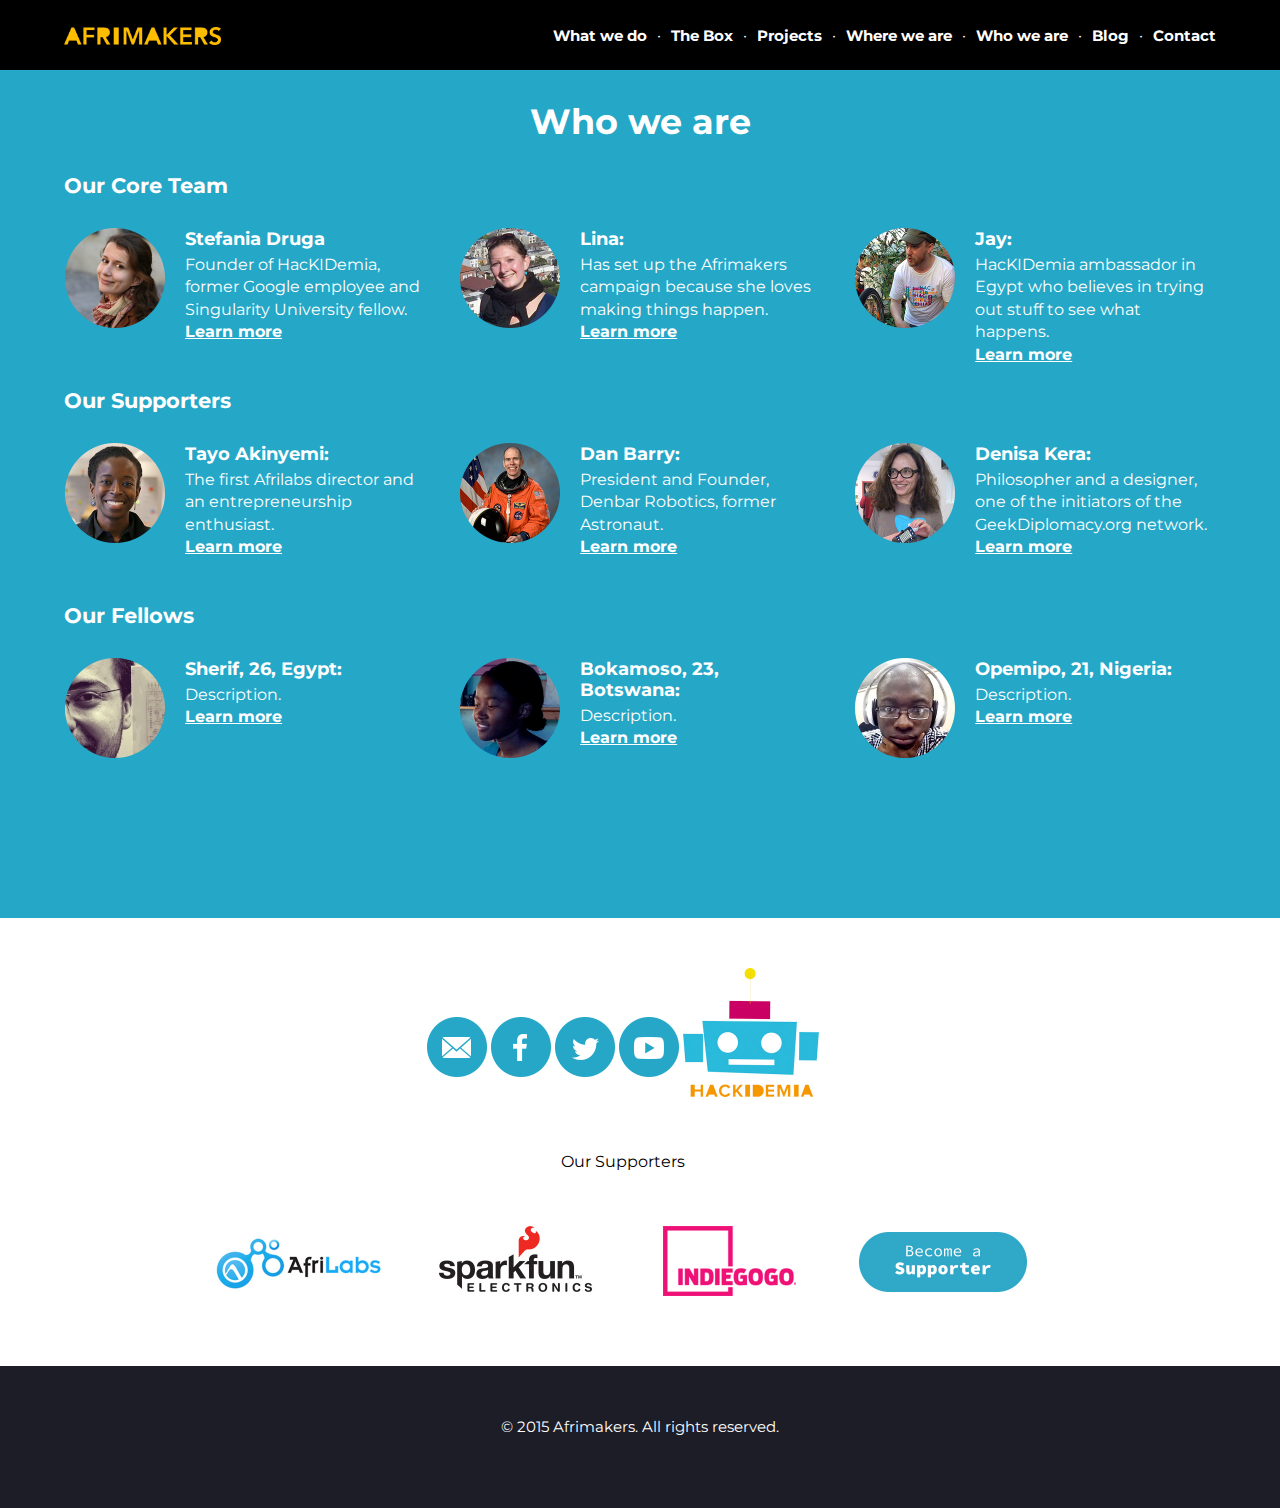
<file: who.html>
<!DOCTYPE html>
<html>
<head>
	<meta charset="utf-8" />
	<title>Afrimakers</title>

	<!-- META -->
	<meta http-equiv="X-UA-Compatible" content="IE=EDGE" />
	<meta name="description" content="Afrimakers">
	<meta name="keywords" content="Afrimakers, HacKIDemia, sustainability, Africa, Makers, Tech, non-profit">
	<meta name="author" content="Afrimakers">
	<meta name="viewport" content="width=device-width, initial-scale=1, maximum-scale=1">
	<meta name="expires" content="01 Feb 2015">
	<link rel="canonical" href="https://afrimakers.org" />
	<link rel="icon" type="image/x-icon" href="img/favicon.ico" />

    <!-- FONTS -->
    <link href='https://fonts.googleapis.com/css?family=Montserrat:400,700' rel='stylesheet' type='text/css'>

	<!-- CSS -->
	<link rel="stylesheet" type="text/css" href="css/reset.css">
	<link rel="stylesheet" type="text/css" href="source/jquery.fancybox.css?v=2.1.5" media="screen" />
    <link rel="stylesheet" type="text/css" href="css/styles.css">
	<link rel="stylesheet" href="sss/sss.css" type="text/css" media="all">


	<!--[if lt IE 8]>
	<link rel="stylesheet" type="text/css" href="css/ie7.css">
	<![endif]-->

</head>

<body>
	<span id="top"></span>

    <!-- NAV -->
	<div id="nav" class="full">
		<div class="pad">
			<div class="center_col">
				<a href="#top" class="link_home"><img src="img/nav-logo@2x.png" alt="Afrimakers" title="Afrimakers" id="afrimakers" /></a>
				<ul id="full_nav">
                    <li><a href="#what">What we do</a></li><li class="sep">&#183;</li>
                    <li><a href="#box" class="link_box">The Box</a></li><li class="sep">&#183;</li>
                    <li><a href="#projects" class="link_projects">Projects</a></li><li class="sep">&#183;</li>
                    <li><a href="#where" class="link_where">Where we are</a></li><li class="sep">&#183;</li>
                    <li><a href="#who" class="link_who">Who we are</a></li><li class="sep">&#183;</li>
                    <li><a href="https://medium.com/afrimakers-dream-big" class="link_contact" target="_blank">Blog</a></li><li class="sep">&#183;</li>
                    <li><a href="#contact" class="link_contact">Contact</a></li>
				</ul>
				<p id="mobile_nav_toggle">MENU</p>
			</div>
		</div>
	</div>



    <!-- WHO WE ARE -->
    <div id="who" class="full">
		<div class="pad">
			<div class="center_col">
                <h2>Who we are</h2>

                <h3>Our Core Team</h3>
                <div class="row row_3">
					<div class="col2">
                        <img src="img/who_stef.png" class="who" alt="Stefania Druga" title="Stefania Druga"/>
                        <h4>Stefania Druga</h4>
                        <p>Founder of HacKIDemia, former Google employee and Singularity University fellow.<br />
                        <a href="#fb-stef" class="fancybox">Learn more</a></p>
                    </div>
                    <div class="col2">
                        <img src="img/who_lina.png" class="who" alt="Lina" title="Lina" />
                        <h4>Lina:</h4>
                        <p>Has set up the Afrimakers campaign because she loves making things happen.<br />
                        <a href="#fb-lina" class="fancybox">Learn more</a></p>
                    </div>
                    <div class="col2">
                        <img src="img/who_jay.png" class="who" alt="Jay" title="Jay" />
                        <h4>Jay:</h4>
                        <p>HacKIDemia ambassador in Egypt who believes in trying out stuff to see what happens.<br />
                        <a href="#fb-jay" class="fancybox">Learn more</a></p>
                    </div>
                </div>

                <h3>Our Supporters</h3>
                <div class="row row_3">
				    <div class="col2">
                        <img src="img/who_tayo.png" class="who" alt="Tayo Akinyemi" title="Tayo Akinyemi"/>
                        <h4>Tayo Akinyemi:</h4>
                        <p>The first Afrilabs director and an entrepreneurship enthusiast.<br />
                        <a href="#fb-tayo" class="fancybox">Learn more</a></p>
                    </div>
                    <div class="col2">
                        <img src="img/who_dan.png" class="who" alt="Dan Barry" title="Dan Barry" />
                        <h4>Dan Barry:</h4>
                        <p>President and Founder, Denbar Robotics, former Astronaut.<br />
                        <a href="#fb-dan" class="fancybox">Learn more</a></p>
                    </div>
                    <div class="col2">
                        <img src="img/who_denisa.png" class="who" alt="Denisa Kera" title="Denisa Kera"/>
                        <h4>Denisa Kera:</h4>
                        <p>Philosopher and a designer, one of the initiators of the GeekDiplomacy.org network.<br />
                        <a href="#fb-denisa" class="fancybox">Learn more</a></p>
					</div>
                </div>

                <h3>Our Fellows</h3>
                <div class="row row_3">
					<div class="col2">
                        <img src="img/who_sherif.png" class="who" alt="Sherif" title="Sherif" />
                        <h4>Sherif, 26, Egypt:</h4>
                        <p>Description.<br />
                        <a href="#fb-sherif" class="fancybox">Learn more</a></p>
                    </div>
                    <div class="col2">
                        <img src="img/who_bokamoso.png" class="who" alt="Bokamoso" title="Bokamoso" />
                        <h4>Bokamoso, 23, Botswana:</h4>
                        <p>Description.<br />
                        <a href="#fb-bokamoso" class="fancybox">Learn more</a></p>
                    </div>
                    <div class="col2">
                        <img src="img/who_opemipo.png" class="who" alt="Opemipo" title="Opemipo" />
                        <h4>Opemipo, 21, Nigeria:</h4>
                        <p>Description.<br />
                        <a href="#fb-opemipo" class="fancybox">Learn more</a></p>
					</div>
                </div>

			</div>
		</div>
	</div>



    <!-- BOTTOM -->
	<div id="contact" class="full">
		<div class="pad">
			<div class="center_col">
                <div class="row row_1">
                	<a href="mailto:admin@hackidemia.com?Subject=Enquiry">
                            <img src="img/contact_email_@2x.jpg" class="contact" alt="Email" title="Email" /></a>
                    <a href="https://www.facebook.com/afrimakers" target="_blank">
                            <img src="img/contact_facebook_@2x.jpg" class="contact" alt="Facebook" title="Facebook" /></a>
                    <a href="https://twitter.com/afrimakers" target="_blank">
                            <img src="img/contact_twitter_@2x.jpg" class="contact" alt="Twitter" title="Twitter" /></a>
                    <a href="https://www.youtube.com/user/HacKIDemia" target="_blank">
                            <img src="img/contact_youtube_@2x.jpg" class="contact" alt="YouTube" title="YouTube" /></a>
                    <a href="http://www.hackidemia.com/" target="_blank">
                    		<img src="img/hackidemia_@2x.jpg" class="hack" alt="HacKIDemia" title="HacKIDemia" /></a>
                </div>


                <div id="supporters" class="row row_1">
                    <p>Our Supporters</p><br />
                    <a href="http://afrilabs.com/" target="_blank">
                            <img src="img/supporters_afrilabs_@2x.jpg" class="supporters" alt="Afrilabs" title="Afrilabs" /></a>
                    <a href="https://www.sparkfun.com/" target="_blank">
                            <img src="img/supporters_sparkfun_@2x.jpg" class="supporters" alt="Sparkfun Electronics" title="Sparkfun Electronics" /></a>
                    <a href="https://www.indiegogo.com/projects/afrimakers" target="_blank">
                            <img src="img/supporters_indiegogo_@2x.jpg" class="supporters" alt="Indiegogo" title="Indiegogo" /></a>
                    <a href="mailto:admin@hackidemia.com?Subject=BecomeASupporter">
                            <img src="img/supporters_become_@2x.jpg" class="supporters" alt="Become a Supporter" title="Become a Supporter" /></a>
                 </div>

			</div>
		</div>
	</div>



	<div id="footer" class="full w">
		<div class="center_col">
			<p>&copy; 2015 Afrimakers. All rights reserved.</p>
		</div>
	</div>



    <!-- MOBILE NAV -->
    <div id="mobile_nav">
        <ul>
            <li><a href="index.html">What we do</a></li>
            <li><a href="box.html" class="link_box">The Box</a></li>
            <li><a href="projects.html" class="link_projects">Projects</a></li>
            <li><a href="where.html" class="link_where">Where we are</a></li>
            <li><a href="who.html" class="link_who">Who we are</a></li>
            <li><a href="gallery.html" class="link_carouselbox">Gallery</a></li>
            <li><a href="https://medium.com/afrimakers-dream-big" class="link_contact" target="_blank">Blog</a></li>
            <li><a href="#contact" class="link_contact">Contact</a></li>
        </ul>
    </div>



    <!-- FANCYBOXES FOR WHO -->
    <div class="fb-box" id="fb-stef">
        <img src="img/who_stef.png" class="who" alt="Stefania Druga" title="Stefania Druga"/>
        <h3>Stefania Druga</h3>
        <p>Stefania is the founder of HacKIDemia and graduated from an international Erasmus Mundus master of Media Engineering for Education (France, Spain, Portugal). In the summer of 2012 she was also the Education Teaching Fellow at Singularity University where she advised and coached 80 students from 36 countries. As a former Google employee Stef has experience in web search infrastructure and international open education programs. In 2011-2012 she created invention labs for kids in Paris and Cambodia. She can’t stop building and inventing things!</p>
    </div>

    <div class="fb-box" id="fb-lina">
        <img src="img/who_lina.png" class="who" alt="Lina" title="Lina" />
        <h3>Lina</h3>
        <p>Lina recently got involved with HacKIDemia and set up the Afrimakers campaign because she loves making things happen. She was involved with the Institute of Cultural Diplomacy in Berlin and helped organize a crowdfunded festival in Croatia last summer. Lina has a background in IT and International Management and a passion for efficiency and smooth processes. Currently she is working for Google in Paris.</p>
    </div>

    <div class="fb-box" id="fb-jay">
        <img src="img/who_jay.png" class="who" alt="Jay" title="Jay" />
        <h3>Jay</h3>
        <p>Jay is a HacKIDemia ambassador in Egypt and believes in trying out stuff to see what happens. Experimenting with Autonomy, and learning by doing. Previous experiments have resulted in Co-founding a Maker space in Berlin (Open Design City) by accident, a series of self organized festivals of making (Makerlab), and numerous DIY products and workshops. Presently Jay is working in Egypt to help Egyptians inspire one another to experiment, share and learn together.</p>
    </div>

    <div class="fb-box" id="fb-tayo">
        <img src="img/who_tayo.png" class="who" alt="Tayo Akinyemi" title="Tayo Akinyemi"/>
        <h3>Tayo Akinyemi</h3>
        <p>Tayo is the first Afrilabs director and an entrepreneurship enthusiast who has worked for several young ventures in the US, Africa, and Latin America. As a network organization, AfriLabs builds on a common vision to promote the growth and development of the African technology sector. As a community, we believe that by working together individual labs improve their chances of success, of generating more success stories and creating greater opportunities for their members. As of today, the AfriLabs network is comprised of 20 hubs and labs across the continent. </p>
    </div>

    <div class="fb-box" id="fb-dan">
        <img src="img/who_dan.png" class="who" alt="Dan Barry" title="Dan Barry" />
        <h3>Dan Barry</h3>
        <p>President and Founder, Denbar Robotics, former Astronaut. Dan is a former NASA astronaut and a veteran of three space flights, four spacewalks and two trips to the International Space Station. He retired from NASA in 2005 and started his own company, Denbar Robotics that creates robotic assistants for home and commercial use, concentrating on assistive devices for people with disabilities. He received numerous honors. A few of them are the following: 2000 and 2002 NASA Exceptional Service Medals, 2001 Top 10 in the world career spacewalk hours, 100 Most Notable Princeton Graduate School Alumni of the 20th Century, Harvard Medical School Paul J, Corcoran Award and honorary doctoral degrees from Beloit College and St. Louis University.</p>
    </div>

    <div class="fb-box" id="fb-denisa">
        <img src="img/who_denisa.png" class="who" alt="Denisa Kera" title="Denisa Kera"/>
        <h3>Denisa Kera</h3>
        <p>Denisa Kera is a philosopher and a designer, one of the initiators of the GeekDiplomacy.org network supporting research in developing countries. She builds design prototypes, critical probes and tools for common people around the world to reflect, deliberate and participate in emergent science and technology issues. She follows and studies science community labs, alternative R&amp;D places (Hackerspaces, FabLabs, DIYbio) as a new model of how to connect policy and design. She has extensive experience as a curator of exhibitions and projects connecting art, technology and science, and previous career in internet start-ups and journalism. Currently, she works as an Assistant Professor at the National University of Singapore and Asia Research Institute fellow, where she is trying to bring together Science Technology Society (STS) studies with Interactive Media Design.</p>
    </div>

    <div class="fb-box" id="fb-sherif">
        <img src="img/who_sherif.png" class="who" alt="Sherif" title="Sherif" />
        <h3>Sherif, 26, Egypt</h3>
        <p>lorem</p>
    </div>

    <div class="fb-box" id="fb-bokamoso">
        <img src="img/who_bokamoso.png" class="who" alt="Bokamoso" title="Bokamoso" />
        <h3>Bokamoso, 23, Botswana</h3>
        <p>lorem</p>
    </div>

    <div class="fb-box" id="fb-opemipo">
        <img src="img/who_opemipo.png" class="who" alt="Opemipo" title="Opemipo" />
        <h3>Opemipo, 21, Nigeria</h3>
        <p>lorem</p>
    </div>


    <!-- JS -->
    <script src="js/jquery.js"></script>
    <script src="js/functions.js"></script>
    <script src="source/jquery.fancybox.js?v=2.1.5"></script>

    <script src="sss/sss.min.js"></script>

    <!-- Carousel -->
    <script>
    jQuery(function($) {
    $('.slider').sss();
    });
    </script>

</body>
</html>
</file>
<file: css/styles.css>
/* Common Styles */

.full {
	width: 100%;
	position: relative;
	z-index: 1;
	display: table;

}

.pad {
	padding: 0 5%;
}

.center_col {
    width: 1240px;
    margin: 0 auto;
    position: relative;
}

#top {
	position: absolute;
	top: 0;
}

/* FANCYBOX */
.fb-box {
	display:none;
	width:400px;
	padding: 50px;
}

/* FONT STLYES */

body {
	font-family: 'Montserrat', sans-serif;
	font-weight: 400;
	text-align: center;
	font-size: 100%;
}

h1 {
	font-family: 'Montserrat', sans-serif;
	font-size: 325%;
	color: #fff;
	padding: 20px 0;
}

h2 {
	font-size: 220%;
	color: #FFF;
	padding-bottom: 30px;
	font-family: 'Montserrat', sans-serif;
	font-weight: 700;
	text-align: left;
}

h3 {
	font-size: 130%;
	color: #fff;
	font-family: 'Montserrat', sans-serif;
	font-weight: 700;
	padding: 0 0 30px 0;
	text-align: left;
}


h4 {
	font-size: 110%;
	color: #fff;
	font-family: 'Montserrat', sans-serif;
	font-weight: 700;
	padding: 0 0 5px 0;
	text-align: left;
}

p {
	font-size: 100%;
	line-height: 140%;
	color: #FFF;
	font-family: 'Montserrat', sans-serif;
	font-weight: 400;
	margin-bottom: 20px;
}

/*.titles {
	display: block;
	margin-bottom: 30px;
	height: 60px;
}*/

#videos h2, #what h2, #who h2 {
	text-align: center;
}

.fb-box h3 {
	text-align: left;
	color: #333;
}

.fb-box p {
	text-align: left;
	color: #333;
}

/* STRUCTURE */
.row {
	margin-left: -3%;
}

.row .col, .row .col2 {
	float: left;
	margin-left: 3%;
}

.row_1 .col {
	width: 97%;
}

.row_2 .col {
	width: 47%;
}

.row_3 .col {
	width: 30.3%;
}

.row_3 .col2 {
	width: 30.3%;
}

.col_pad {
	padding: 15px 10px;
}

img.responsive {
	width: 100%;
}



.col .col2{
	text-align: center;
	position: relative;
}

.iconbig {
	width: 80%;
	margin-bottom: 20px;
}



/* NAV */
#afrimakers {
	float: left;
	margin-top: 27px;
	width: 157px;
	height: 18px;
}

#nav {
	background-color: #000;
	height: 70px;
	z-index: 2;
	position: fixed;
	top: 0;
	padding-bottom: 0;
}

#full_nav {
	margin-top: 26px;
	float: right;
}

#full_nav li {
	display: inline;
	float: left;
	margin-left: 10px;
}

#full_nav li a{
	font-size: 95%;
	text-decoration: none;
	font-family: 'Montserrat', sans-serif;
	font-weight: 700;
	color: #fff;
}

#full_nav li a:hover, a:active {
	color: #FFF !important;
	text-decoration: underline;
}

#full_nav li.sep {
	text-decoration: none;
	font-family: 'Montserrat', sans-serif;
	font-weight: 400;
	color: #fff;
	margin-left: 10px !important;
}



/* HEADER */
#header {
	background-image: url("../img/hero.jpg");
	background-position: 50% 0;
	height: 500px;
	background-repeat:no-repeat;
	background-color: #000;
	position: fixed;
	z-index: 0;
	top: 70px;
	width: 100%;
}

#header #fg {
	position: absolute;
	left: 0;
	right: 0;
	width: auto;
	float: initial;
	margin-left: 0;
	top: 0;
}

#header.mobile {
	position: relative;
	z-index: initial;
	height: 500px;
}

#topbox {
	position: relative;
  z-index: 2;
  position: relative;
  top: 330px;
  width: 60%;
  font-size: 24px;
  margin-left: auto;
  margin-right: auto;
}

#header h1 {
	margin-top: 17%;
}

#header p {
	width: 75%;
  margin-left: auto;
  margin-right: auto;
	font-size: 150%;
	font-family: 'Montserrat', sans-serif;
	font-weight: 700;
	text-align: center;
	color: #fff;
	line-height: 120%
}

#header a {
	font-size: 130%;
	font-family: 'Montserrat', sans-serif;
	font-weight: 700;
	text-align: center;
	color: #fff;
	line-height: 120%
	text-decoration: underline;
}


#logolarge {
	width: 300px;
	margin-top: 47px;
	display: block;
	margin-left: auto;
    margin-right: auto;
}

@media (max-width: 660px)
{

	#logolarge {
		width: 280px;
		top: 50px;
	}

}



/* WHAT WE DO */

#what {
	/*margin-top: 570px;*/
	padding-top: 50px;
	background-color: #389769;
}


#what a {
	color: #FFF;
	text-align: center;
	font-weight: 700;
}


.captiony p {
	text-align: center;

}

.captiony a {
	color: #FFF;
	text-align: center;
	font-weight: 700;
}


/* VIDEOS */

#videos {
	padding: 50px 0;
	z-index: 1;
	background-color: #25a7c7;
}

#videos h2 {
	margin-top: 50px;
}

/* CAROUSEL */
#carouselbox {
	background-color: #000;
	z-index: 1;
}

#consultancy.mobile {
	margin-top: 0;
}

.slider {
	width: 100%;
	padding-bottom: 0px;
	background: black;
  opacity: 0.6;
  margin-top: -55px;
}


/* BOX */

#box {
	padding: 100px 0;
	background-color: #000;
	background-image: url("../img/background.jpg");
	width: 100%;
	background-position: 50% 0;
	background-repeat:no-repeat;
	z-index: 1;
}

#box p {
	text-align: left;
}

#box ul {
	list-style-type: none;
    padding: 0px;
    margin: 0px 0px 0px 50px;
}

#box ul li {
	color: #FFF;
	text-align: left;
	list-style-image: url('../img/robot.png');
	background-repeat: no-repeat;
    background-position: center center;
    padding-left: 20px;
	font-size: 100%;
	font-family: 'Montserrat', sans-serif;
	font-weight: 400;
	line-height: 35px;
}

.boxcontents {
	width: 85%;
	margin-bottom: 20px;
}


#project1 {
	padding: 30px 0px 0px;
	background-color: #25a7c7;
	z-index: 1;
}
	#project1 h1 {
		font-size: 220%;
		font-weight: 700;
		padding-bottom: 60px;}

#project2 {
	padding: 50px 0px 0px;
	background-color: #389769;
	z-index: 1;
}

#project1 p {
	text-align: left;
}
#project2 p {
	text-align: left;
}
.project {
	width: 65%;
	margin-bottom: 20px;
}


/* WHERE */

#where {

	padding: 100px 0px 0px;
	background-color: #123B57;
	z-index: 1;
}

#where p {text-align: left;}

.map {
	width: 100%;
	margin-bottom: 20px;
}

.buttony {
	width: 184px;
	height: 184px;
	margin: 20px auto 60px auto;
}

.hotspot {
	width: 33px;
	height: 45px;
/*	background-color: red;
	opacity: 0.5;*/
	z-index: 2;
	position: absolute;
}

.where_img {
	width: 100px;
	height: 100px;
	float: left;
	margin-right: 20px;
	margin-bottom: 70px;
}


/* WHO WE ARE */

#who {
	padding: 100px 0;
	z-index: 1;
	background-color: #25a7c7;
}


.who {
	width: 100px;
	float: left;
	margin-right: 20px;
	margin-bottom: 60px;
}

.person {
	margin-bottom: 20px;
	width: 100%;
	float: left;
}


#who a {
	color: #FFF;
	text-align: center;
	font-weight: 700;
}

#who p {text-align: left;}





/* CONTACT */

#contact {
	padding: 50px 0;
	background-color: #FFF;
	z-index: 1;
}


#contact p {
		color: #000;
		text-align: center;
}

#supporters {
	margin-top: 50px;
}

.supporters {
	width: 210px;
	height: 100px;
}

.contact {
	width: 60px;
	height: 60px;
	margin-bottom: 20px;
}

.hack {
	width: 136px;
	height: 129px;
}



/* FOOTER */
#footer {
	background-color: #000;
	text-align: center;
	padding: 50px 0;
}

#footer.w {
	background-color: #1c1d27;
}

#footer p {
	color: #FFF;
	font-size: 95%;
	text-align: center;
}


/* MOBILE */

.mobile {
	margin-top: 0;
}


#mobile_nav_toggle {
	display: none;
	float: right;
	margin: 31px 0;
	cursor: pointer;
	font-size: 100%;
	text-decoration: none;
	font-family: 'Montserrat', sans-serif;
	font-weight: 700;
	color: #ccc;
}

#mobile_nav_toggle.active {
	color: #fff;
}


#mobile_nav {
	display: none;
	position: fixed;
	top: 80px;
	left: 0;
	right: 0;
	bottom: 0;
	z-index: 2;
	background-color: rgba(0, 0, 0, 0.8);
}

#mobile_nav.show {
	display: none !important;mobile_nav_toggle
}

#mobile_nav ul {
	margin-top: 50px;
}

#mobile_nav li {
	text-align: center;
	font-size: 150%;
	line-height: 200%;
	color: #fff;
}

#mobile_nav li a {
	text-decoration: none;
	color: #fff;
}

#mobile_nav li a:hover {
	color: #FEBD00;
}

/* MEDIA QUERIES FOR A RESPONSIVE LAYOUT */

@media (max-width: 1280px) {
	.center_col { width: 100%; }

	.boxcontents {
	width: 85%;
	margin-bottom: 20px;
	}

	.pad { padding: 0 5%; }
}

@media (max-width: 980px) {

	#topbox {
		margin-top: 20px;
  	font-size: 18px;
  	top: 200px;
	}

	#header h1 { font-size: 300%; }

	#header p { font-size: 150%; }

	.row_3 .col2 { width: 100%; }

	.who { margin-bottom: 20px; }

	.pad { padding: 0 5%; }

}

@media (max-width: 830px) {

	#full_nav { display: none; }

	#mobile_nav_toggle { display: block; }

	#mobile_nav.show { display: block !important; }

	#header h1 { font-size: 270%; }

	#header p { font-size: 110%; }

	.row { margin-left: -3%; }

	.row .col, .row .col2 { margin-left: 3%; }

	.row_3 .col { width: 30%; }

	.row_3 .col2, .row_2 .col { width: 100%; }

	.boxcontents { width: 50%; }

	.mapcontainer {
		width: 450px;
		margin: auto;
	}

	.who { margin-bottom: 20px; }

	.c3, .c5 { clear: both; }

	.pad { padding: 0 5%; }

}

@media (max-width: 660px) {

	#header h1 { font-size: 240%; }

	.boxcontents {
		width: 85%;
		margin-bottom: 20px;
	}

	.iconbig {
		width: 35%;
		float: left;
		margin-right: 20px;
	}

	.captiony {
  		height: 200px;
  		display: table-cell;
		vertical-align: middle;
	}

	#what p, #videos p {
		text-align: left;
	}

	#where{ padding-bottom: 0px; }

	.mapcontainer {
		width: 75%;
		margin: auto;
	}

	.row_3 .col { width: 100%; }

	.pad { padding: 0 5%; }

}

/* Smartphones (portrait and landscape) ----------- */

@media (max-width: 480px) {
	.fb-box {
		display: none;
		width: 95%;
		padding: 0;
	}

	#logolarge { display:none; }
	#topbox {
		margin-top: -115px;
  	font-size: 18px;
  	padding-top: 30px;
  	padding-bottom: 30px;

	}


	/*#what{ margin-top: 470px; }*/

	.iconbig {
		width: 60%;
		float: none;
		margin-right: 0px;
	}

	.mapcontainer {
		width: 90%;
		margin: auto;
	}

	.hack{ margin-left: 0px; }

	#header{ height: 400px; }

	/*#header p {
		padding: 20px 10px;
		bottom: -334px;
		position: absolute;
	}*/
	#header a {display: none;}
	#header.mobile h1 { font-size: 160%; }

	#header.mobile p {
		font-size: 80%;
		padding: 5px 20px;
	}

	#header.mobile { height: 720px; }

	.row { margin-left: 0; }

	.row .col, .row .col2 { margin-left: 0; }

	.row_1 .col, .row_2 .col, .row_3 .col, .row_3 .col2 { width: 100%; }

	.pad { padding: 0 5%; }
}

@media all and (orientation:landscape) {
	#header.mobile {
		height: 720px;
	}

	#mobile_nav.mobile {
		top: 0;
	}

	#mobile_nav.mobile ul {
		margin-top: 50px;
	}

	#mobile_nav.mobile li {
		text-align: center;
		font-size: 100%;
		line-height: 125%;
		color: FFF;
	}
	#mobile_nav.mobile li a {
		color: FFF;
	}
}


/* IPHONE 5 LANDSCAPE */
@media only screen
and (min-device-width : 320px)
and (max-device-width : 568px)
and (orientation : landscape) {
	#header.mobile p {
		font-size: 60%;
		padding: 5px 20px;
	}
}

@media only screen
and (min-device-width : 320px)
and (max-device-width : 480px)
and (orientation : landscape) {
	#header.mobile p {
		font-size: 60%;
		padding: 5px 20px;
	}
}
</file>
<file: sss/sss.css>
.sss {
	height: 0;
	margin: 0;
	padding: 0;
	position: relative;
	display: block;
	overflow: hidden;
}

.ssslide {
	width: 100%;
	margin: 0;
	padding: 0;
	position: absolute;
	top: 0;
	left: 0;
	display: none;
	overflow: hidden;
}

.ssslide img {
	max-width: 100%;
	height: auto;
	margin: 0;
	padding: 0;
	position: relative;
	display: block;
}

.sssnext, .sssprev {
	width: 50px;
	height: 100%;
	margin: 0;
	position: absolute;
	top: 0;
	background: url('images/arr.png') no-repeat;
}

.sssprev {
	left: 3%;
	background-position: 0 50%;
}

.sssnext {
	right: 3%;
	background-position: -52px 50%;
}

.sssprev:hover, .sssnext:hover {
	cursor: pointer;
}
</file>
<file: css/ie7.css>
.center_col {
    width: 800px !important;
    margin: 0 auto;
    position: relative;
}

#header {
	position: relative;
	z-index: initial;
	height: 720px;
}

#consultancy {
	margin-top: 0;
}

.row_1 .col {
	width: 97%;
}

.row_2 .col {
	width: 44%;
}

.row_3 .col {
	width: 28%;
}
</file>
